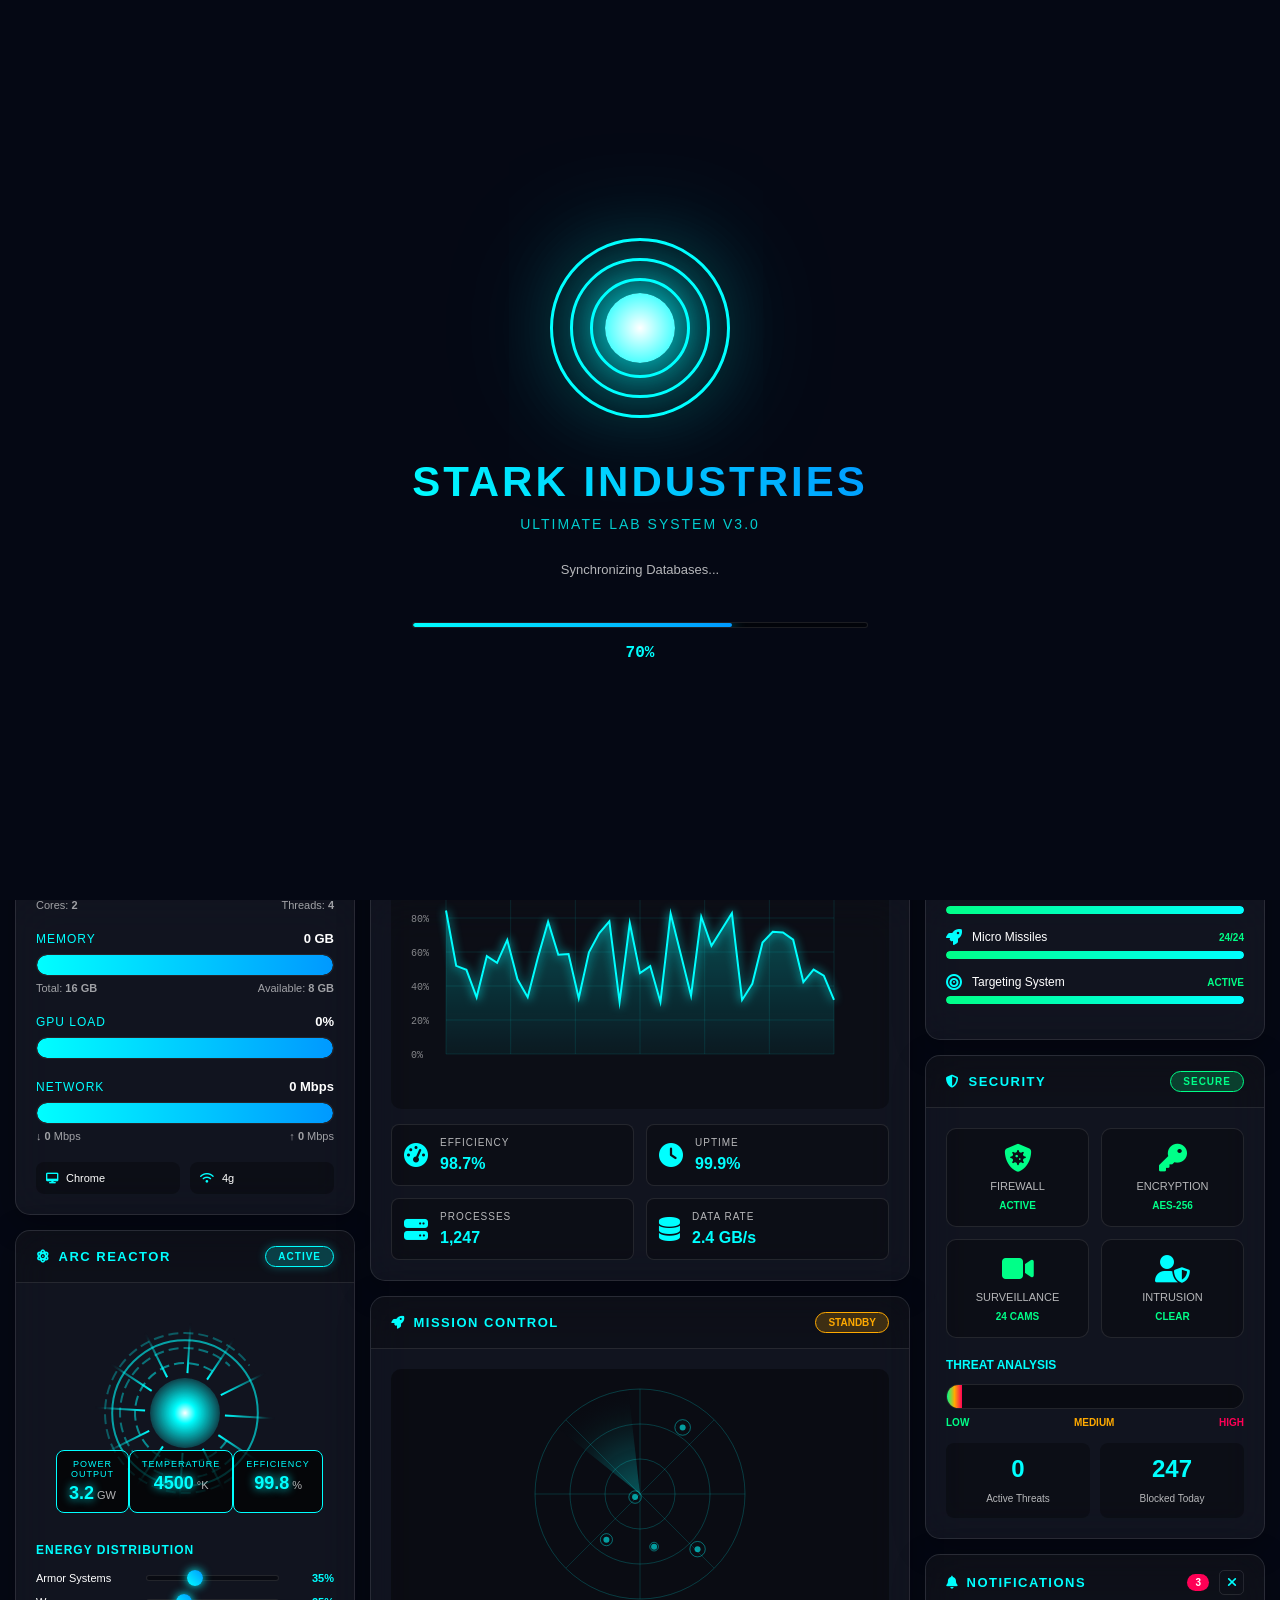
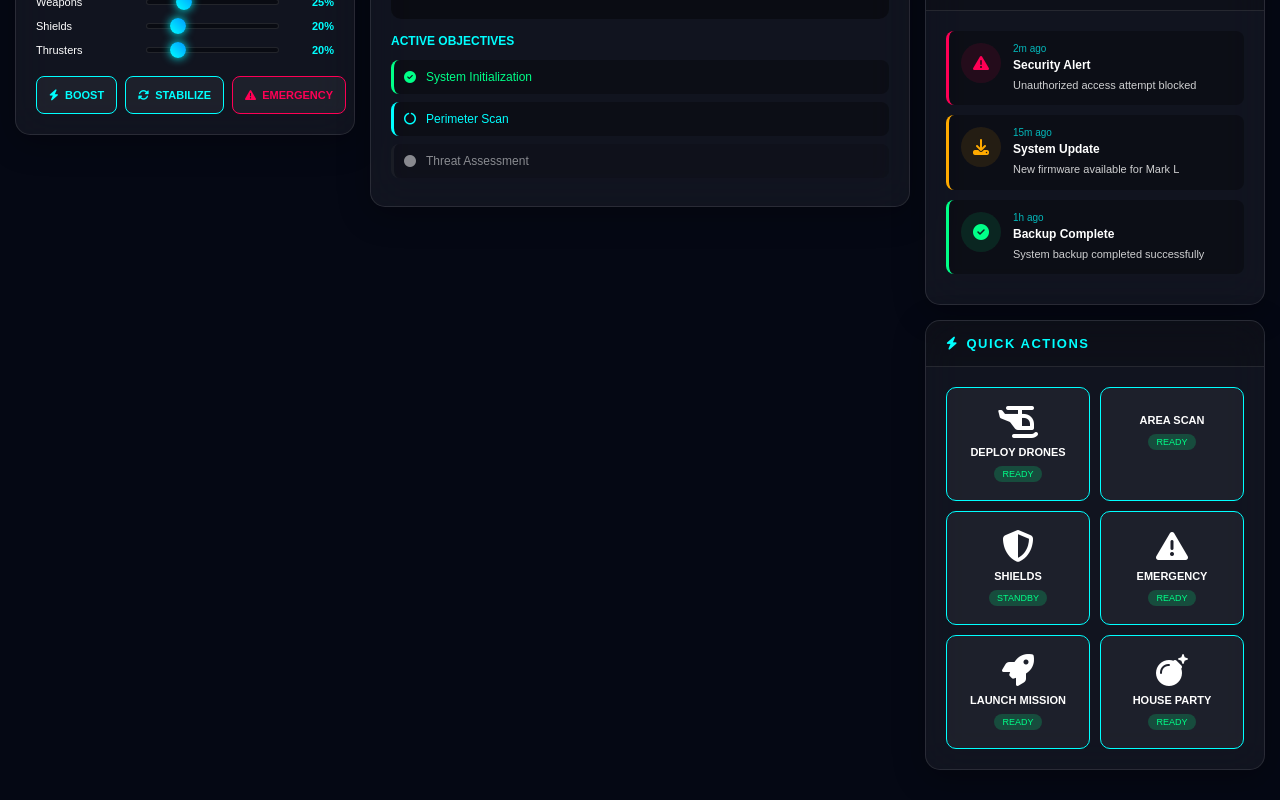
<file: index.html>
<!DOCTYPE html>
<html lang="en">
<head>
    <meta charset="UTF-8">
    <meta name="viewport" content="width=device-width, initial-scale=1.0">
    <title>STARK INDUSTRIES - Ultimate Lab System V3.0</title>
    <link rel="stylesheet" href="style.css">
    <link rel="stylesheet" href="https://cdnjs.cloudflare.com/ajax/libs/font-awesome/6.4.0/css/all.min.css">
</head>
<body>
    <!-- Particle Background -->
    <canvas id="particleCanvas"></canvas>
    
    <!-- Audio Element for Sound Effects -->
    <audio id="soundEffect" preload="auto"></audio>
    
    <!-- Main Container -->
    <div class="main-container">
        
        <!-- Enhanced Header -->
        <header class="header">
            <div class="logo">
                <div class="arc-reactor">
                    <div class="reactor-core"></div>
                    <div class="reactor-ring"></div>
                    <div class="reactor-ring"></div>
                    <div class="reactor-ring"></div>
                </div>
                <div class="logo-text">
                    <h1>STARK INDUSTRIES</h1>
                    <span class="version">LAB SYSTEM V3.0</span>
                </div>
            </div>
            
            <div class="header-center">
                <div class="weather-widget" id="weatherWidget">
                    <i class="fas fa-cloud-sun"></i>
                    <span id="weatherTemp">--°C</span>
                    <span id="weatherDesc">Loading...</span>
                </div>
                <div class="location-widget" id="locationWidget">
                    <i class="fas fa-map-marker-alt"></i>
                    <span id="locationText">Detecting...</span>
                </div>
                  <li><a href="Jarvis.html">J.A.R.V.I.S</a></li>
            </div>
            
            <div class="header-right">
                <div class="system-time">
                    <span id="currentTime">00:00:00</span>
                    <span id="currentDate">Loading...</span>
                </div>
                <div class="battery-status" id="batteryStatus">
                    <i class="fas fa-battery-full"></i>
                    <span id="batteryLevel">100%</span>
                </div>
                <div class="user-info">
                    <div class="user-avatar">
                        <canvas id="faceCanvas"></canvas>
                        <i class="fas fa-user-circle"></i>
                    </div>
                    <div class="user-details">
                        <span class="user-name">TONY STARK</span>
                        <span class="status-indicator"></span>
                    </div>
                </div>
                <button class="btn-fullscreen" id="fullscreenBtn">
                    <i class="fas fa-expand"></i>
                </button>
            </div>
        </header>

        <!-- Voice Command Display -->
        <div class="voice-command" id="voiceCommand">
            <div class="voice-wave">
                <span></span><span></span><span></span>
            </div>
            <span id="voiceText">JARVIS READY</span>
            <button class="voice-btn" id="voiceBtn">
                <i class="fas fa-microphone"></i>
            </button>
        </div>

        <!-- Control Panel -->
        <div class="control-panel">
            <button class="control-btn" id="screenCapture" title="Screenshot">
                <i class="fas fa-camera"></i>
            </button>
            <button class="control-btn" id="soundToggle" title="Sound">
                <i class="fas fa-volume-up"></i>
            </button>
            <button class="control-btn" id="themeToggle" title="Theme">
                <i class="fas fa-palette"></i>
            </button>
            <button class="control-btn" id="settingsBtn" title="Settings">
                <i class="fas fa-cog"></i>
            </button>
        </div>

        <!-- Main Grid Layout -->
        <div class="grid-container">
            
            <!-- Left Panel -->
            <div class="left-panel">
                
                <!-- AI Assistant -->
                <div class="panel ai-panel">
                    <div class="panel-header">
                        <h3><i class="fas fa-robot"></i> J.A.R.V.I.S</h3>
                        <div class="panel-controls">
                            <span class="panel-status online">ONLINE</span>
                            <button class="btn-minimize"><i class="fas fa-minus"></i></button>
                        </div>
                    </div>
                    <div class="panel-body">
                        <div class="ai-avatar">
                            <canvas id="aiWaveform"></canvas>
                            <div class="ai-status" id="aiStatus">LISTENING</div>
                        </div>
                        <div class="ai-chat" id="aiChat">
                            <div class="chat-message ai">
                                <div class="message-avatar">J</div>
                                <div class="message-content">
                                    <span class="message-time">Just now</span>
                                    <p>Good evening, sir. All systems operational. How may I assist you today?</p>
                                </div>
                            </div>
                        </div>
                        <div class="ai-suggestions">
                            <button class="suggestion-btn">System Status</button>
                            <button class="suggestion-btn">Deploy Suit</button>
                            <button class="suggestion-btn">Run Diagnostics</button>
                        </div>
                        <div class="ai-input">
                            <input type="text" id="aiInput" placeholder="Type or speak to JARVIS...">
                            <button id="aiSend"><i class="fas fa-paper-plane"></i></button>
                            <button id="aiVoiceInput"><i class="fas fa-microphone"></i></button>
                        </div>
                    </div>
                </div>

                <!-- Enhanced System Monitor -->
                <div class="panel system-panel">
                    <div class="panel-header">
                        <h3><i class="fas fa-microchip"></i> SYSTEM MONITOR</h3>
                        <div class="panel-controls">
                            <button class="btn-refresh" id="refreshSystem">
                                <i class="fas fa-sync-alt"></i>
                            </button>
                        </div>
                    </div>
                    <div class="panel-body">
                        <div class="stat-item">
                            <div class="stat-header">
                                <label>CPU Usage</label>
                                <span class="stat-value" id="cpuValue">0%</span>
                            </div>
                            <div class="progress-bar">
                                <div class="progress-fill cpu-progress" data-value="0"></div>
                            </div>
                            <div class="stat-details">
                                <span>Cores: <strong id="cpuCores">8</strong></span>
                                <span>Threads: <strong id="cpuThreads">16</strong></span>
                            </div>
                        </div>
                        
                        <div class="stat-item">
                            <div class="stat-header">
                                <label>Memory</label>
                                <span class="stat-value" id="memoryValue">0 GB</span>
                            </div>
                            <div class="progress-bar">
                                <div class="progress-fill memory-progress" data-value="0"></div>
                            </div>
                            <div class="stat-details">
                                <span>Total: <strong id="memoryTotal">16 GB</strong></span>
                                <span>Available: <strong id="memoryFree">8 GB</strong></span>
                            </div>
                        </div>
                        
                        <div class="stat-item">
                            <div class="stat-header">
                                <label>GPU Load</label>
                                <span class="stat-value" id="gpuValue">0%</span>
                            </div>
                            <div class="progress-bar">
                                <div class="progress-fill gpu-progress" data-value="0"></div>
                            </div>
                        </div>
                        
                        <div class="stat-item">
                            <div class="stat-header">
                                <label>Network</label>
                                <span class="stat-value" id="networkValue">0 Mbps</span>
                            </div>
                            <div class="progress-bar">
                                <div class="progress-fill network-progress" data-value="0"></div>
                            </div>
                            <div class="stat-details">
                                <span>↓ <strong id="downloadSpeed">0</strong> Mbps</span>
                                <span>↑ <strong id="uploadSpeed">0</strong> Mbps</span>
                            </div>
                        </div>

                        <div class="system-info">
                            <div class="info-item">
                                <i class="fas fa-desktop"></i>
                                <span id="browserInfo">Browser</span>
                            </div>
                            <div class="info-item">
                                <i class="fas fa-wifi"></i>
                                <span id="connectionType">Online</span>
                            </div>
                        </div>
                    </div>
                </div>

                <!-- Arc Reactor Control -->
                <div class="panel reactor-panel">
                    <div class="panel-header">
                        <h3><i class="fas fa-atom"></i> ARC REACTOR</h3>
                        <span class="panel-status active">ACTIVE</span>
                    </div>
                    <div class="panel-body">
                        <div class="reactor-display">
                            <canvas id="reactorCanvas"></canvas>
                            <div class="reactor-stats">
                                <div class="reactor-stat">
                                    <span class="stat-label">POWER OUTPUT</span>
                                    <div class="stat-data">
                                        <span class="stat-value" id="reactorPower">3.2</span>
                                        <span class="stat-unit">GW</span>
                                    </div>
                                </div>
                                <div class="reactor-stat">
                                    <span class="stat-label">TEMPERATURE</span>
                                    <div class="stat-data">
                                        <span class="stat-value" id="reactorTemp">4500</span>
                                        <span class="stat-unit">°K</span>
                                    </div>
                                </div>
                                <div class="reactor-stat">
                                    <span class="stat-label">EFFICIENCY</span>
                                    <div class="stat-data">
                                        <span class="stat-value" id="reactorEfficiency">99.8</span>
                                        <span class="stat-unit">%</span>
                                    </div>
                                </div>
                            </div>
                        </div>
                        <div class="energy-distribution">
                            <h4>Energy Distribution</h4>
                            <div class="distribution-item">
                                <label>Armor Systems</label>
                                <input type="range" min="0" max="100" value="35" class="energy-slider" id="armorEnergy">
                                <span class="energy-percent">35%</span>
                            </div>
                            <div class="distribution-item">
                                <label>Weapons</label>
                                <input type="range" min="0" max="100" value="25" class="energy-slider" id="weaponsEnergy">
                                <span class="energy-percent">25%</span>
                            </div>
                            <div class="distribution-item">
                                <label>Shields</label>
                                <input type="range" min="0" max="100" value="20" class="energy-slider" id="shieldsEnergy">
                                <span class="energy-percent">20%</span>
                            </div>
                            <div class="distribution-item">
                                <label>Thrusters</label>
                                <input type="range" min="0" max="100" value="20" class="energy-slider" id="thrustersEnergy">
                                <span class="energy-percent">20%</span>
                            </div>
                        </div>
                        <div class="reactor-controls">
                            <button class="reactor-btn boost" id="reactorBoost">
                                <i class="fas fa-bolt"></i> BOOST
                            </button>
                            <button class="reactor-btn stabilize" id="reactorStabilize">
                                <i class="fas fa-sync-alt"></i> STABILIZE
                            </button>
                            <button class="reactor-btn emergency" id="reactorEmergency">
                                <i class="fas fa-exclamation-triangle"></i> EMERGENCY
                            </button>
                        </div>
                    </div>
                </div>

            </div>

            <!-- Center Panel -->
            <div class="center-panel">
                
                <!-- Holographic Display -->
                <div class="panel holo-panel">
                    <div class="panel-header">
                        <h3><i class="fas fa-cube"></i> HOLOGRAPHIC INTERFACE</h3>
                        <div class="panel-tabs">
                            <button class="tab-btn active" data-tab="3d">
                                <i class="fas fa-cube"></i> 3D MODEL
                            </button>
                            <button class="tab-btn" data-tab="map">
                                <i class="fas fa-map"></i> MAP
                            </button>
                            <button class="tab-btn" data-tab="scan">
                                <i class="fas fa-radar"></i> SCAN
                            </button>
                            <button class="tab-btn" data-tab="satellite">
                                <i class="fas fa-satellite"></i> SATELLITE
                            </button>
                        </div>
                    </div>
                    <div class="panel-body">
                        <div class="holo-display" id="holoDisplay">
                            <canvas id="holoCanvas"></canvas>
                            <div class="holo-grid"></div>
                            <div class="scan-line"></div>
                            <div class="holo-info" id="holoInfo">
                                <div class="info-row">
                                    <span>MODEL:</span>
                                    <span id="modelName">MARK L</span>
                                </div>
                                <div class="info-row">
                                    <span>ROTATION:</span>
                                    <span id="rotationAngle">0°</span>
                                </div>
                                <div class="info-row">
                                    <span>ZOOM:</span>
                                    <span id="zoomLevel">100%</span>
                                </div>
                            </div>
                        </div>
                        <div class="holo-controls">
                            <button class="holo-btn" id="rotateLeft" title="Rotate Left">
                                <i class="fas fa-undo"></i>
                            </button>
                            <button class="holo-btn" id="zoomOut" title="Zoom Out">
                                <i class="fas fa-search-minus"></i>
                            </button>
                            <button class="holo-btn" id="resetView" title="Reset View">
                                <i class="fas fa-compress"></i>
                            </button>
                            <button class="holo-btn" id="zoomIn" title="Zoom In">
                                <i class="fas fa-search-plus"></i>
                            </button>
                            <button class="holo-btn" id="rotateRight" title="Rotate Right">
                                <i class="fas fa-redo"></i>
                            </button>
                            <button class="holo-btn" id="autoRotate" title="Auto Rotate">
                                <i class="fas fa-sync-alt"></i>
                            </button>
                        </div>
                    </div>
                </div>

                <!-- Data Analysis -->
                <div class="panel data-panel">
                    <div class="panel-header">
                        <h3><i class="fas fa-chart-line"></i> DATA ANALYSIS</h3>
                        <select id="dataSelect">
                            <option value="performance">Performance Metrics</option>
                            <option value="energy">Energy Consumption</option>
                            <option value="neural">Neural Network</option>
                            <option value="network">Network Traffic</option>
                        </select>
                    </div>
                    <div class="panel-body">
                        <div class="chart-container">
                            <canvas id="chartCanvas"></canvas>
                        </div>
                        <div class="data-stats">
                            <div class="data-stat">
                                <i class="fas fa-tachometer-alt"></i>
                                <div class="stat-content">
                                    <span class="stat-label">Efficiency</span>
                                    <span class="stat-value" id="efficiencyValue">98.7%</span>
                                </div>
                            </div>
                            <div class="data-stat">
                                <i class="fas fa-clock"></i>
                                <div class="stat-content">
                                    <span class="stat-label">Uptime</span>
                                    <span class="stat-value" id="uptimeValue">99.9%</span>
                                </div>
                            </div>
                            <div class="data-stat">
                                <i class="fas fa-server"></i>
                                <div class="stat-content">
                                    <span class="stat-label">Processes</span>
                                    <span class="stat-value" id="processesValue">1,247</span>
                                </div>
                            </div>
                            <div class="data-stat">
                                <i class="fas fa-database"></i>
                                <div class="stat-content">
                                    <span class="stat-label">Data Rate</span>
                                    <span class="stat-value" id="dataRateValue">2.4 GB/s</span>
                                </div>
                            </div>
                        </div>
                    </div>
                </div>

                <!-- Mission Control -->
                <div class="panel mission-panel">
                    <div class="panel-header">
                        <h3><i class="fas fa-rocket"></i> MISSION CONTROL</h3>
                        <span class="mission-status">STANDBY</span>
                    </div>
                    <div class="panel-body">
                        <div class="mission-map" id="missionMap">
                            <canvas id="mapCanvas"></canvas>
                            <div class="map-markers" id="mapMarkers"></div>
                        </div>
                        <div class="mission-objectives">
                            <h4>Active Objectives</h4>
                            <div class="objective-item complete">
                                <i class="fas fa-check-circle"></i>
                                <span>System Initialization</span>
                            </div>
                            <div class="objective-item active">
                                <i class="fas fa-circle-notch fa-spin"></i>
                                <span>Perimeter Scan</span>
                            </div>
                            <div class="objective-item pending">
                                <i class="fas fa-circle"></i>
                                <span>Threat Assessment</span>
                            </div>
                        </div>
                    </div>
                </div>

            </div>

            <!-- Right Panel -->
            <div class="right-panel">
                
                <!-- Enhanced Suit Status -->
                <div class="panel suit-panel">
                    <div class="panel-header">
                        <h3><i class="fas fa-user-astronaut"></i> MARK L ARMOR</h3>
                        <span class="panel-status standby">STANDBY</span>
                    </div>
                    <div class="panel-body">
                        <div class="suit-diagram">
                            <div class="suit-svg">
                                <!-- Animated SVG Suit -->
                                <svg viewBox="0 0 200 400" id="suitSvg">
                                    <!-- Helmet -->
                                    <ellipse cx="100" cy="60" rx="45" ry="55" class="suit-part" data-part="helmet"/>
                                    <!-- Chest -->
                                    <rect x="55" y="110" width="90" height="100" rx="10" class="suit-part" data-part="chest"/>
                                    <!-- Arc Reactor -->
                                    <circle cx="100" cy="150" r="15" class="arc-glow"/>
                                    <!-- Left Arm -->
                                    <rect x="25" y="120" width="25" height="90" rx="8" class="suit-part" data-part="left-arm"/>
                                    <!-- Right Arm -->
                                    <rect x="150" y="120" width="25" height="90" rx="8" class="suit-part" data-part="right-arm"/>
                                    <!-- Left Leg -->
                                    <rect x="65" y="215" width="30" height="130" rx="8" class="suit-part" data-part="left-leg"/>
                                    <!-- Right Leg -->
                                    <rect x="105" y="215" width="30" height="130" rx="8" class="suit-part" data-part="right-leg"/>
                                    <!-- Repulsors -->
                                    <circle cx="37.5" cy="205" r="5" class="repulsor"/>
                                    <circle cx="162.5" cy="205" r="5" class="repulsor"/>
                                    <circle cx="80" cy="340" r="5" class="repulsor"/>
                                    <circle cx="120" cy="340" r="5" class="repulsor"/>
                                </svg>
                            </div>
                        </div>
                        <div class="suit-stats-grid">
                            <div class="suit-stat">
                                <label>Power</label>
                                <div class="circular-progress" style="--value: 360deg" data-percent="100">
                                    <span>100%</span>
                                </div>
                            </div>
                            <div class="suit-stat">
                                <label>Shields</label>
                                <div class="circular-progress" style="--value: 360deg" data-percent="100">
                                    <span>100%</span>
                                </div>
                            </div>
                            <div class="suit-stat">
                                <label>Weapons</label>
                                <div class="circular-progress" style="--value: 360deg" data-percent="100">
                                    <span>100%</span>
                                </div>
                            </div>
                            <div class="suit-stat">
                                <label>Thrusters</label>
                                <div class="circular-progress" style="--value: 360deg" data-percent="100">
                                    <span>100%</span>
                                </div>
                            </div>
                        </div>
                        <div class="suit-actions">
                            <button class="suit-action-btn deploy" id="deploySuit">
                                <i class="fas fa-rocket"></i>
                                <span>DEPLOY SUIT</span>
                            </button>
                            <button class="suit-action-btn diagnostics" id="runDiagnostics">
                                <i class="fas fa-stethoscope"></i>
                                <span>DIAGNOSTICS</span>
                            </button>
                        </div>
                    </div>
                </div>

                <!-- Weapons System -->
                <div class="panel weapons-panel">
                    <div class="panel-header">
                        <h3><i class="fas fa-crosshairs"></i> WEAPONS SYSTEM</h3>
                        <span class="panel-status armed">ARMED</span>
                    </div>
                    <div class="panel-body">
                        <div class="weapon-item">
                            <div class="weapon-header">
                                <i class="fas fa-hand-rock"></i>
                                <span>Repulsor Beams</span>
                                <span class="weapon-status ready">READY</span>
                            </div>
                            <div class="weapon-bar">
                                <div class="weapon-charge" style="width: 100%"></div>
                            </div>
                        </div>
                        <div class="weapon-item">
                            <div class="weapon-header">
                                <i class="fas fa-bahai"></i>
                                <span>Unibeam</span>
                                <span class="weapon-status ready">READY</span>
                            </div>
                            <div class="weapon-bar">
                                <div class="weapon-charge" style="width: 100%"></div>
                            </div>
                        </div>
                        <div class="weapon-item">
                            <div class="weapon-header">
                                <i class="fas fa-rocket"></i>
                                <span>Micro Missiles</span>
                                <span class="weapon-status ready">24/24</span>
                            </div>
                            <div class="weapon-bar">
                                <div class="weapon-charge" style="width: 100%"></div>
                            </div>
                        </div>
                        <div class="weapon-item">
                            <div class="weapon-header">
                                <i class="fas fa-bullseye"></i>
                                <span>Targeting System</span>
                                <span class="weapon-status active">ACTIVE</span>
                            </div>
                            <div class="weapon-bar">
                                <div class="weapon-charge" style="width: 100%"></div>
                            </div>
                        </div>
                    </div>
                </div>

                <!-- Security System -->
                <div class="panel security-panel">
                    <div class="panel-header">
                        <h3><i class="fas fa-shield-alt"></i> SECURITY</h3>
                        <span class="panel-status secure">SECURE</span>
                    </div>
                    <div class="panel-body">
                        <div class="security-grid">
                            <div class="security-item active">
                                <i class="fas fa-shield-virus"></i>
                                <span class="security-label">Firewall</span>
                                <span class="security-status">ACTIVE</span>
                            </div>
                            <div class="security-item active">
                                <i class="fas fa-key"></i>
                                <span class="security-label">Encryption</span>
                                <span class="security-status">AES-256</span>
                            </div>
                            <div class="security-item active">
                                <i class="fas fa-video"></i>
                                <span class="security-label">Surveillance</span>
                                <span class="security-status">24 CAMS</span>
                            </div>
                            <div class="security-item secure">
                                <i class="fas fa-user-shield"></i>
                                <span class="security-label">Intrusion</span>
                                <span class="security-status">CLEAR</span>
                            </div>
                        </div>
                        <div class="threat-analysis">
                            <h4>Threat Analysis</h4>
                            <div class="threat-level">
                                <div class="threat-meter">
                                    <div class="threat-fill" style="width: 5%"></div>
                                </div>
                                <div class="threat-labels">
                                    <span class="threat-text low">LOW</span>
                                    <span class="threat-text medium">MEDIUM</span>
                                    <span class="threat-text high">HIGH</span>
                                </div>
                            </div>
                            <div class="threat-stats">
                                <div class="threat-stat">
                                    <span class="threat-count">0</span>
                                    <span class="threat-label">Active Threats</span>
                                </div>
                                <div class="threat-stat">
                                    <span class="threat-count">247</span>
                                    <span class="threat-label">Blocked Today</span>
                                </div>
                            </div>
                        </div>
                    </div>
                </div>

                <!-- Notifications -->
                <div class="panel notif-panel">
                    <div class="panel-header">
                        <h3><i class="fas fa-bell"></i> NOTIFICATIONS</h3>
                        <div class="panel-controls">
                            <span class="notif-badge">3</span>
                            <button class="btn-clear" id="clearNotifs">
                                <i class="fas fa-times"></i>
                            </button>
                        </div>
                    </div>
                    <div class="panel-body">
                        <div class="notif-list" id="notifList">
                            <div class="notif-item priority-high">
                                <div class="notif-icon">
                                    <i class="fas fa-exclamation-triangle"></i>
                                </div>
                                <div class="notif-content">
                                    <span class="notif-time">2m ago</span>
                                    <p class="notif-title">Security Alert</p>
                                    <p class="notif-desc">Unauthorized access attempt blocked</p>
                                </div>
                            </div>
                            <div class="notif-item priority-medium">
                                <div class="notif-icon">
                                    <i class="fas fa-download"></i>
                                </div>
                                <div class="notif-content">
                                    <span class="notif-time">15m ago</span>
                                    <p class="notif-title">System Update</p>
                                    <p class="notif-desc">New firmware available for Mark L</p>
                                </div>
                            </div>
                            <div class="notif-item priority-low">
                                <div class="notif-icon">
                                    <i class="fas fa-check-circle"></i>
                                </div>
                                <div class="notif-content">
                                    <span class="notif-time">1h ago</span>
                                    <p class="notif-title">Backup Complete</p>
                                    <p class="notif-desc">System backup completed successfully</p>
                                </div>
                            </div>
                        </div>
                    </div>
                </div>

                <!-- Quick Actions -->
                <div class="panel actions-panel">
                    <div class="panel-header">
                        <h3><i class="fas fa-bolt"></i> QUICK ACTIONS</h3>
                    </div>
                    <div class="panel-body">
                        <div class="action-grid">
                            <button class="action-btn" id="deployDrones" data-action="drones">
                                <i class="fas fa-helicopter"></i>
                                <span>Deploy Drones</span>
                                <div class="action-status">READY</div>
                            </button>
                            <button class="action-btn" id="scanArea" data-action="scan">
                                <i class="fas fa-radar"></i>
                                <span>Area Scan</span>
                                <div class="action-status">READY</div>
                            </button>
                            <button class="action-btn" id="activateShields" data-action="shields">
                                <i class="fas fa-shield-alt"></i>
                                <span>Shields</span>
                                <div class="action-status">STANDBY</div>
                            </button>
                            <button class="action-btn" id="emergencyProtocol" data-action="emergency">
                                <i class="fas fa-exclamation-triangle"></i>
                                <span>Emergency</span>
                                <div class="action-status">READY</div>
                            </button>
                            <button class="action-btn" id="launchMission" data-action="mission">
                                <i class="fas fa-rocket"></i>
                                <span>Launch Mission</span>
                                <div class="action-status">READY</div>
                            </button>
                            <button class="action-btn" id="houseParty" data-action="party">
                                <i class="fas fa-bomb"></i>
                                <span>House Party</span>
                                <div class="action-status">READY</div>
                            </button>
                        </div>
                    </div>
                </div>

            </div>

        </div>

    </div>

    <!-- Modal: Settings -->
    <div class="modal" id="settingsModal">
        <div class="modal-content">
            <div class="modal-header">
                <h2><i class="fas fa-cog"></i> SYSTEM SETTINGS</h2>
                <button class="modal-close" id="closeSettings">
                    <i class="fas fa-times"></i>
                </button>
            </div>
            <div class="modal-body">
                <div class="settings-section">
                    <h3>Display</h3>
                    <div class="setting-item">
                        <label>Theme Color</label>
                        <input type="color" id="themeColor" value="#00ffff">
                    </div>
                    <div class="setting-item">
                        <label>Animation Speed</label>
                        <input type="range" min="0.5" max="2" step="0.1" value="1" id="animSpeed">
                    </div>
                    <div class="setting-item">
                        <label>Enable Particles</label>
                        <input type="checkbox" id="enableParticles" checked>
                    </div>
                </div>
                <div class="settings-section">
                    <h3>Audio</h3>
                    <div class="setting-item">
                        <label>Sound Effects</label>
                        <input type="checkbox" id="enableSound" checked>
                    </div>
                    <div class="setting-item">
                        <label>Volume</label>
                        <input type="range" min="0" max="100" value="50" id="volumeControl">
                    </div>
                </div>
                <div class="settings-section">
                    <h3>Performance</h3>
                    <div class="setting-item">
                        <label>High Performance Mode</label>
                        <input type="checkbox" id="highPerformance">
                    </div>
                </div>
            </div>
        </div>
    </div>

    <!-- Loading Screen -->
    <div class="loading-screen" id="loadingScreen">
        <div class="loading-content">
            <div class="loading-reactor">
                <div class="loading-core"></div>
                <div class="loading-rings">
                    <div class="loading-ring"></div>
                    <div class="loading-ring"></div>
                    <div class="loading-ring"></div>
                </div>
            </div>
            <h2>STARK INDUSTRIES</h2>
            <p class="loading-subtitle">ULTIMATE LAB SYSTEM V3.0</p>
            <div class="loading-steps" id="loadingSteps">
                <div class="loading-step">Initializing Core Systems...</div>
            </div>
            <div class="loading-bar">
                <div class="loading-progress" id="loadingProgress"></div>
            </div>
            <span class="loading-text" id="loadingText">0%</span>
        </div>
    </div>

    <script src="script.js"></script>
</body>
</html>
</file>
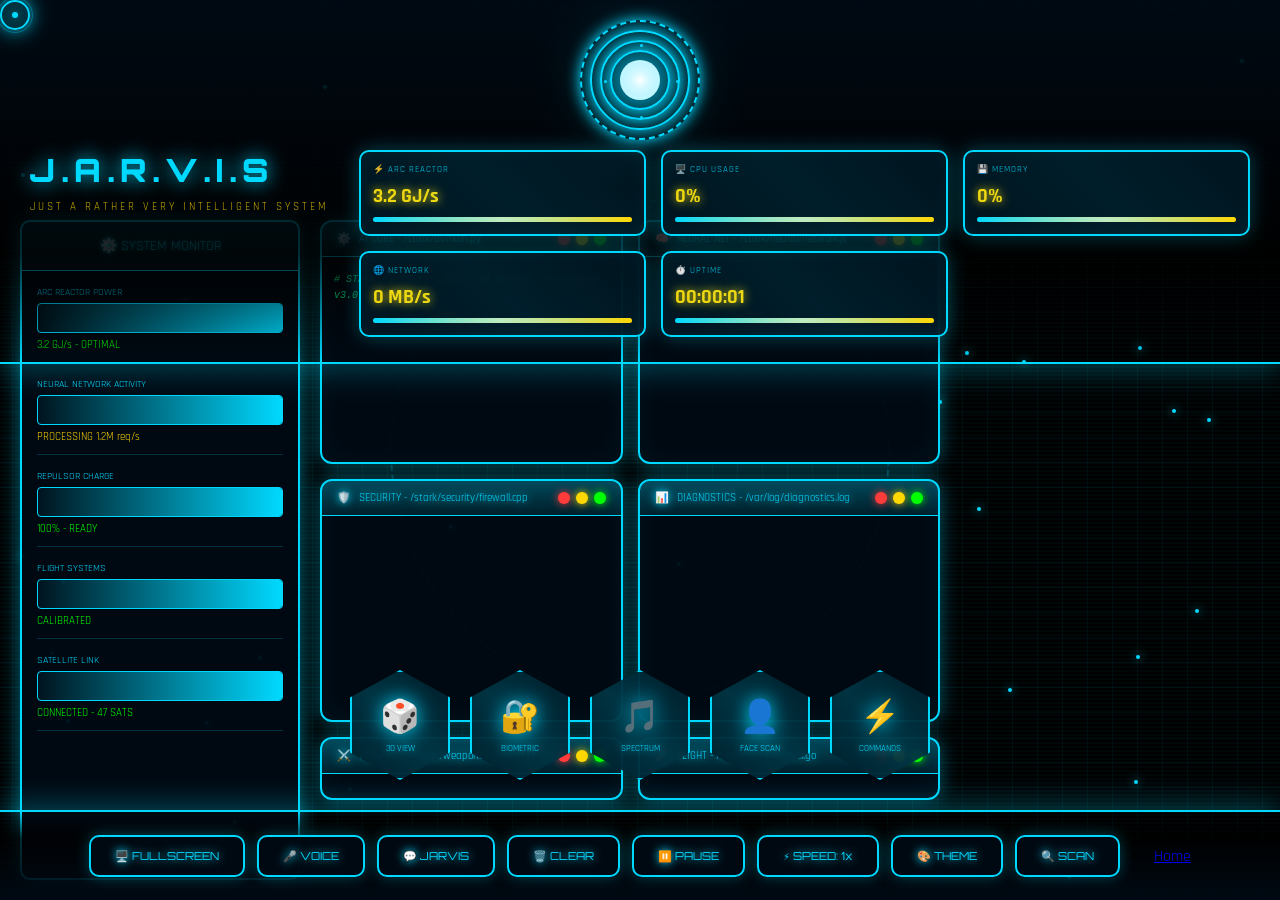
<file: Jarvis.html>
<!DOCTYPE html>
<html lang="id">
<head>
    <meta charset="UTF-8">
    <meta name="viewport" content="width=device-width, initial-scale=1.0">
    <title>STARK INDUSTRIES - J.A.R.V.I.S Ultimate HUD System</title>
    <style>
        @import url('https://fonts.googleapis.com/css2?family=Orbitron:wght@400;700;900&family=Rajdhani:wght@300;500;700&display=swap');

        * {
            margin: 0;
            padding: 0;
            box-sizing: border-box;
        }

        :root {
            --primary: #00d9ff;
            --secondary: #ffd700;
            --danger: #ff3b3b;
            --success: #00ff00;
            --warning: #ffd700;
            --purple: #a78bfa;
            --pink: #ff6b9d;
            --bg-dark: rgba(0, 10, 20, 0.95);
        }

        body {
            background: #000;
            font-family: 'Rajdhani', 'Orbitron', sans-serif;
            overflow: hidden;
            cursor: none;
            position: relative;
        }

        /* ========== CURSOR SYSTEM ========== */
        .cursor {
            width: 30px;
            height: 30px;
            border: 2px solid var(--primary);
            border-radius: 50%;
            position: fixed;
            pointer-events: none;
            z-index: 99999;
            transition: all 0.1s ease;
            box-shadow: 
                0 0 20px var(--primary),
                inset 0 0 20px rgba(0, 217, 255, 0.3);
            mix-blend-mode: screen;
        }

        .cursor::before {
            content: '';
            position: absolute;
            top: 50%;
            left: 50%;
            transform: translate(-50%, -50%);
            width: 6px;
            height: 6px;
            background: var(--primary);
            border-radius: 50%;
            box-shadow: 0 0 10px var(--primary);
        }

        .cursor::after {
            content: '';
            position: absolute;
            top: -5px;
            left: -5px;
            right: -5px;
            bottom: -5px;
            border: 1px solid var(--primary);
            border-radius: 50%;
            opacity: 0.3;
            animation: cursorPulse 2s ease-in-out infinite;
        }

        @keyframes cursorPulse {
            0%, 100% { transform: scale(1); opacity: 0.3; }
            50% { transform: scale(1.5); opacity: 0; }
        }

        .cursor-trail {
            position: fixed;
            width: 4px;
            height: 4px;
            background: var(--primary);
            border-radius: 50%;
            pointer-events: none;
            z-index: 99998;
            opacity: 0.6;
            box-shadow: 0 0 10px var(--primary);
        }

        /* ========== BACKGROUND EFFECTS ========== */
        .bg-wrapper {
            position: fixed;
            top: 0;
            left: 0;
            width: 100%;
            height: 100%;
            z-index: 0;
        }

        .grid-bg {
            position: absolute;
            top: 0;
            left: 0;
            width: 100%;
            height: 100%;
            background: 
                linear-gradient(0deg, transparent 24%, rgba(0, 217, 255, 0.05) 25%, rgba(0, 217, 255, 0.05) 26%, transparent 27%, transparent 74%, rgba(0, 217, 255, 0.05) 75%, rgba(0, 217, 255, 0.05) 76%, transparent 77%, transparent),
                linear-gradient(90deg, transparent 24%, rgba(0, 217, 255, 0.05) 25%, rgba(0, 217, 255, 0.05) 26%, transparent 27%, transparent 74%, rgba(0, 217, 255, 0.05) 75%, rgba(0, 217, 255, 0.05) 76%, transparent 77%, transparent);
            background-size: 50px 50px;
            animation: gridMove 20s linear infinite;
        }

        @keyframes gridMove {
            0% { transform: translate(0, 0); }
            100% { transform: translate(50px, 50px); }
        }

        .scanline {
            position: absolute;
            top: 0;
            left: 0;
            width: 100%;
            height: 100%;
            background: linear-gradient(to bottom, transparent 50%, rgba(0, 217, 255, 0.03) 50%);
            background-size: 100% 4px;
            animation: scan 8s linear infinite;
            pointer-events: none;
        }

        @keyframes scan {
            0% { transform: translateY(0); }
            100% { transform: translateY(100%); }
        }

        /* ========== PARTICLE NETWORK ========== */
        .particle-network {
            position: fixed;
            top: 0;
            left: 0;
            width: 100%;
            height: 100%;
            pointer-events: none;
            z-index: 1;
        }

        .particle-node {
            position: absolute;
            width: 4px;
            height: 4px;
            background: var(--primary);
            border-radius: 50%;
            box-shadow: 0 0 10px var(--primary);
            animation: particleFloat 20s infinite ease-in-out;
        }

        @keyframes particleFloat {
            0%, 100% { transform: translate(0, 0); }
            25% { transform: translate(50px, 50px); }
            50% { transform: translate(-30px, 80px); }
            75% { transform: translate(70px, -40px); }
        }

        .particle-line {
            position: absolute;
            height: 1px;
            background: linear-gradient(90deg, transparent, var(--primary), transparent);
            opacity: 0.3;
            transform-origin: left center;
        }

        /* ========== MATRIX RAIN ========== */
        .matrix-rain {
            position: absolute;
            top: 0;
            left: 0;
            width: 100%;
            height: 100%;
            pointer-events: none;
            opacity: 0.1;
            z-index: 1;
        }

        .matrix-column {
            position: absolute;
            font-size: 12px;
            color: var(--primary);
            white-space: nowrap;
            animation: matrixFall linear infinite;
        }

        @keyframes matrixFall {
            0% { transform: translateY(-100%); opacity: 0; }
            10% { opacity: 1; }
            90% { opacity: 1; }
            100% { transform: translateY(100vh); opacity: 0; }
        }

        /* ========== DNA HELIX ========== */
        .dna-helix {
            position: fixed;
            right: 330px;
            top: 50%;
            transform: translateY(-50%);
            width: 100px;
            height: 400px;
            z-index: 5;
            opacity: 0.3;
        }

        .dna-strand {
            position: absolute;
            width: 4px;
            height: 20px;
            background: var(--primary);
            box-shadow: 0 0 10px var(--primary);
            animation: dnaRotate 4s ease-in-out infinite;
        }

        @keyframes dnaRotate {
            0%, 100% { transform: translateX(0) rotateY(0deg); }
            50% { transform: translateX(50px) rotateY(180deg); }
        }

        /* ========== SATELLITE ORBIT ========== */
        .satellite-orbit {
            position: fixed;
            top: 50%;
            left: 50%;
            transform: translate(-50%, -50%);
            width: 500px;
            height: 500px;
            border: 2px dashed var(--primary);
            border-radius: 50%;
            opacity: 0.2;
            z-index: 2;
            pointer-events: none;
        }

        .orbit-line {
            position: absolute;
            top: 50%;
            left: 50%;
            transform: translate(-50%, -50%);
            border: 1px dashed rgba(0, 217, 255, 0.2);
            border-radius: 50%;
        }

        .orbit-1 { width: 200px; height: 200px; }
        .orbit-2 { width: 300px; height: 300px; }
        .orbit-3 { width: 400px; height: 400px; }

        .satellite {
            position: absolute;
            top: 50%;
            left: 50%;
            width: 10px;
            height: 10px;
            background: var(--warning);
            border-radius: 50%;
            box-shadow: 0 0 15px var(--warning);
            animation: satelliteOrbit 10s linear infinite;
        }

        @keyframes satelliteOrbit {
            0% { transform: rotate(0deg) translateX(200px) rotate(0deg); }
            100% { transform: rotate(360deg) translateX(200px) rotate(-360deg); }
        }

        /* ========== ARC REACTOR ========== */
        .arc-reactor-container {
            position: fixed;
            top: 20px;
            left: 50%;
            transform: translateX(-50%);
            width: 120px;
            height: 120px;
            z-index: 10001;
            perspective: 1000px;
        }

        .arc-reactor {
            position: relative;
            width: 100%;
            height: 100%;
            transform-style: preserve-3d;
            animation: reactorFloat 4s ease-in-out infinite;
        }

        @keyframes reactorFloat {
            0%, 100% { transform: rotateX(0deg) rotateY(0deg); }
            25% { transform: rotateX(10deg) rotateY(10deg); }
            50% { transform: rotateX(0deg) rotateY(20deg); }
            75% { transform: rotateX(-10deg) rotateY(10deg); }
        }

        .reactor-core {
            position: absolute;
            top: 50%;
            left: 50%;
            transform: translate(-50%, -50%);
            width: 40px;
            height: 40px;
            background: radial-gradient(circle, #fff, var(--primary));
            border-radius: 50%;
            box-shadow: 
                0 0 30px var(--primary),
                0 0 60px var(--primary),
                0 0 90px var(--primary),
                inset 0 0 30px #fff;
            animation: corePulse 2s ease-in-out infinite;
        }

        @keyframes corePulse {
            0%, 100% { 
                transform: translate(-50%, -50%) scale(1);
                box-shadow: 
                    0 0 30px var(--primary),
                    0 0 60px var(--primary),
                    0 0 90px var(--primary),
                    inset 0 0 30px #fff;
            }
            50% { 
                transform: translate(-50%, -50%) scale(1.15);
                box-shadow: 
                    0 0 40px var(--primary),
                    0 0 80px var(--primary),
                    0 0 120px var(--primary),
                    inset 0 0 40px #fff;
            }
        }

        .reactor-ring {
            position: absolute;
            top: 50%;
            left: 50%;
            transform: translate(-50%, -50%);
            border-radius: 50%;
            border: 2px solid var(--primary);
            box-shadow: 0 0 15px var(--primary);
        }

        .ring-1 { width: 60px; height: 60px; animation: rotateRing 4s linear infinite; }
        .ring-2 { width: 80px; height: 80px; animation: rotateRing 6s linear infinite reverse; }
        .ring-3 { width: 100px; height: 100px; animation: rotateRing 8s linear infinite; }
        .ring-4 { width: 120px; height: 120px; animation: rotateRing 10s linear infinite reverse; border-style: dashed; }

        @keyframes rotateRing {
            0% { transform: translate(-50%, -50%) rotate(0deg); }
            100% { transform: translate(-50%, -50%) rotate(360deg); }
        }

        .reactor-particle {
            position: absolute;
            width: 3px;
            height: 3px;
            background: var(--primary);
            border-radius: 50%;
            box-shadow: 0 0 10px var(--primary);
            animation: reactorParticle 3s ease-in-out infinite;
        }

        @keyframes reactorParticle {
            0%, 100% { 
                transform: translate(-50%, -50%) rotate(0deg) translateX(40px);
                opacity: 0;
            }
            50% { opacity: 1; }
        }

        /* ========== HEADER ========== */
        .header {
            position: fixed;
            top: 0;
            left: 0;
            width: 100%;
            padding: 150px 30px 25px;
            background: linear-gradient(180deg, var(--bg-dark) 0%, rgba(0,0,0,0.8) 70%, transparent 100%);
            z-index: 10000;
            border-bottom: 2px solid var(--primary);
            box-shadow: 0 5px 30px rgba(0, 217, 255, 0.3);
        }

        .header-content {
            display: flex;
            justify-content: space-between;
            align-items: flex-start;
            gap: 30px;
        }

        .logo-section {
            display: flex;
            flex-direction: column;
            gap: 10px;
        }

        .logo {
            font-size: 32px;
            color: var(--primary);
            text-shadow: 0 0 20px var(--primary);
            letter-spacing: 6px;
            font-weight: 900;
            font-family: 'Orbitron', monospace;
            animation: logoGlow 2s ease-in-out infinite alternate;
        }

        @keyframes logoGlow {
            from { text-shadow: 0 0 20px var(--primary); }
            to { text-shadow: 0 0 30px var(--primary), 0 0 40px var(--primary); }
        }

        .logo-subtitle {
            font-size: 11px;
            color: var(--secondary);
            letter-spacing: 3px;
            opacity: 0.8;
        }

        .stats-grid {
            display: grid;
            grid-template-columns: repeat(5, 1fr);
            gap: 15px;
            flex: 1;
        }

        .stat-card {
            background: var(--bg-dark);
            border: 2px solid var(--primary);
            border-radius: 10px;
            padding: 12px;
            position: relative;
            overflow: hidden;
            box-shadow: 
                0 0 20px rgba(0, 217, 255, 0.3),
                inset 0 0 20px rgba(0, 217, 255, 0.05);
        }

        .stat-card::before {
            content: '';
            position: absolute;
            top: -50%;
            left: -50%;
            width: 200%;
            height: 200%;
            background: linear-gradient(45deg, transparent, rgba(0, 217, 255, 0.1), transparent);
            animation: shimmer 3s linear infinite;
        }

        @keyframes shimmer {
            0% { transform: rotate(0deg); }
            100% { transform: rotate(360deg); }
        }

        .stat-label {
            color: var(--primary);
            font-size: 9px;
            text-transform: uppercase;
            letter-spacing: 1px;
            margin-bottom: 8px;
            opacity: 0.9;
        }

        .stat-value {
            color: var(--secondary);
            font-size: 20px;
            font-weight: 900;
            text-shadow: 0 0 10px var(--secondary);
            margin-bottom: 8px;
        }

        .stat-progress {
            width: 100%;
            height: 5px;
            background: rgba(0, 217, 255, 0.1);
            border-radius: 3px;
            overflow: hidden;
            position: relative;
        }

        .stat-progress-fill {
            height: 100%;
            background: linear-gradient(90deg, var(--primary), var(--secondary));
            box-shadow: 0 0 10px var(--primary);
            transition: width 0.5s ease;
            position: relative;
        }

        .stat-progress-fill::after {
            content: '';
            position: absolute;
            top: 0;
            left: 0;
            right: 0;
            bottom: 0;
            background: linear-gradient(90deg, transparent, rgba(255, 255, 255, 0.5), transparent);
            animation: progressShine 2s linear infinite;
        }

        @keyframes progressShine {
            0% { transform: translateX(-100%); }
            100% { transform: translateX(100%); }
        }

        /* ========== SIDE PANELS ========== */
        .side-panel-left {
            position: fixed;
            left: 20px;
            top: 220px;
            width: 280px;
            bottom: 20px;
            background: var(--bg-dark);
            border: 2px solid var(--primary);
            border-radius: 10px;
            box-shadow: 0 0 20px rgba(0, 217, 255, 0.5);
            z-index: 1000;
            display: flex;
            flex-direction: column;
            overflow: hidden;
        }

        .panel-header {
            background: linear-gradient(180deg, rgba(0, 217, 255, 0.2) 0%, rgba(0, 217, 255, 0.05) 100%);
            padding: 15px;
            border-bottom: 1px solid var(--primary);
            color: var(--primary);
            font-size: 14px;
            text-shadow: 0 0 5px var(--primary);
            text-align: center;
        }

        .panel-body {
            flex: 1;
            overflow-y: auto;
            padding: 15px;
            color: var(--primary);
            font-size: 11px;
            scrollbar-width: thin;
            scrollbar-color: var(--primary) #001a26;
        }

        .panel-body::-webkit-scrollbar {
            width: 6px;
        }

        .panel-body::-webkit-scrollbar-track {
            background: #001a26;
        }

        .panel-body::-webkit-scrollbar-thumb {
            background: var(--primary);
            border-radius: 3px;
            box-shadow: 0 0 5px var(--primary);
        }

        .monitor-item {
            margin-bottom: 15px;
            padding-bottom: 10px;
            border-bottom: 1px solid rgba(0, 217, 255, 0.2);
        }

        .monitor-label {
            color: var(--primary);
            font-size: 10px;
            margin-bottom: 5px;
        }

        .monitor-graph {
            width: 100%;
            height: 30px;
            background: rgba(0, 217, 255, 0.05);
            border: 1px solid var(--primary);
            border-radius: 4px;
            position: relative;
            overflow: hidden;
        }

        .monitor-wave {
            position: absolute;
            bottom: 0;
            left: 0;
            width: 200%;
            height: 100%;
            background: linear-gradient(90deg, transparent, var(--primary), transparent);
            animation: wave 2s linear infinite;
        }

        @keyframes wave {
            0% { transform: translateX(-50%); }
            100% { transform: translateX(0); }
        }

        /* ========== POWER DISTRIBUTION ========== */
        .power-distribution {
            position: fixed;
            bottom: 250px;
            right: 30px;
            width: 300px;
            background: var(--bg-dark);
            border: 2px solid var(--primary);
            border-radius: 12px;
            padding: 20px;
            z-index: 5000;
            box-shadow: 0 0 30px rgba(0, 217, 255, 0.4);
        }

        .power-header {
            color: var(--primary);
            font-size: 14px;
            margin-bottom: 15px;
            text-align: center;
            font-weight: bold;
            text-shadow: 0 0 10px var(--primary);
        }

        .power-item {
            margin-bottom: 12px;
        }

        .power-label {
            display: flex;
            justify-content: space-between;
            font-size: 11px;
            color: var(--primary);
            margin-bottom: 5px;
        }

        .power-bar {
            width: 100%;
            height: 8px;
            background: rgba(0, 217, 255, 0.1);
            border-radius: 4px;
            overflow: hidden;
            position: relative;
            border: 1px solid var(--primary);
        }

        .power-fill {
            height: 100%;
            background: linear-gradient(90deg, var(--primary), var(--secondary));
            transition: width 0.5s ease;
            box-shadow: 0 0 10px var(--primary);
            position: relative;
        }

        .power-fill::after {
            content: '';
            position: absolute;
            top: 0;
            left: 0;
            right: 0;
            bottom: 0;
            background: linear-gradient(90deg, transparent, rgba(255,255,255,0.5), transparent);
            animation: powerShine 2s linear infinite;
        }

        @keyframes powerShine {
            0% { transform: translateX(-100%); }
            100% { transform: translateX(100%); }
        }

        /* ========== TERMINAL GRID ========== */
        .terminal-grid {
            position: fixed;
            top: 220px;
            left: 320px;
            right: 340px;
            bottom: 100px;
            display: grid;
            grid-template-columns: repeat(3, 1fr);
            grid-template-rows: repeat(2, 1fr);
            gap: 15px;
            z-index: 100;
        }

        .terminal {
            background: var(--bg-dark);
            border: 2px solid var(--primary);
            border-radius: 12px;
            overflow: hidden;
            display: flex;
            flex-direction: column;
            box-shadow: 
                0 0 20px rgba(0, 217, 255, 0.4),
                inset 0 0 30px rgba(0, 217, 255, 0.05);
            animation: terminalGlow 3s ease-in-out infinite alternate;
            transition: all 0.3s;
        }

        .terminal:hover {
            transform: scale(1.02);
            box-shadow: 
                0 0 40px rgba(0, 217, 255, 0.6),
                inset 0 0 30px rgba(0, 217, 255, 0.1);
        }

        @keyframes terminalGlow {
            0% { box-shadow: 0 0 20px rgba(0, 217, 255, 0.4), inset 0 0 30px rgba(0, 217, 255, 0.05); }
            100% { box-shadow: 0 0 30px rgba(0, 217, 255, 0.6), inset 0 0 30px rgba(0, 217, 255, 0.1); }
        }

        .terminal-header {
            background: linear-gradient(180deg, rgba(0, 217, 255, 0.3), rgba(0, 217, 255, 0.1));
            padding: 10px 15px;
            border-bottom: 1px solid var(--primary);
            display: flex;
            justify-content: space-between;
            align-items: center;
        }

        .terminal-title {
            color: var(--primary);
            font-size: 11px;
            text-shadow: 0 0 10px var(--primary);
            display: flex;
            align-items: center;
            gap: 8px;
        }

        .terminal-icon {
            animation: spin 3s linear infinite;
        }

        @keyframes spin {
            from { transform: rotate(0deg); }
            to { transform: rotate(360deg); }
        }

        .terminal-buttons {
            display: flex;
            gap: 6px;
        }

        .terminal-btn {
            width: 12px;
            height: 12px;
            border-radius: 50%;
            cursor: pointer;
            transition: all 0.3s;
        }

        .terminal-btn:hover {
            transform: scale(1.3);
        }

        .btn-close { background: var(--danger); box-shadow: 0 0 8px var(--danger); }
        .btn-minimize { background: var(--warning); box-shadow: 0 0 8px var(--warning); }
        .btn-maximize { background: var(--success); box-shadow: 0 0 8px var(--success); }

        .terminal-body {
            flex: 1;
            overflow-y: auto;
            padding: 12px;
            font-size: 10px;
            line-height: 1.6;
            color: var(--primary);
            font-family: 'Courier New', monospace;
        }

        .terminal-body::-webkit-scrollbar {
            width: 8px;
        }

        .terminal-body::-webkit-scrollbar-track {
            background: rgba(0, 217, 255, 0.1);
            border-radius: 4px;
        }

        .terminal-body::-webkit-scrollbar-thumb {
            background: var(--primary);
            border-radius: 4px;
            box-shadow: 0 0 10px var(--primary);
        }

        .code-line {
            margin: 3px 0;
            animation: codeFadeIn 0.3s ease-out;
        }

        @keyframes codeFadeIn {
            from { 
                opacity: 0; 
                transform: translateX(-15px);
                filter: blur(3px);
            }
            to { 
                opacity: 1; 
                transform: translateX(0);
                filter: blur(0);
            }
        }

        .comment { color: #00ff88; font-style: italic; }
        .function { color: var(--secondary); font-weight: bold; }
        .string { color: #ff6b9d; }
        .keyword { color: var(--primary); font-weight: bold; }
        .error { color: var(--danger); font-weight: bold; }
        .success { color: var(--success); }
        .warning { color: var(--warning); }
        .number { color: #a78bfa; }

        /* ========== HEXAGONAL MENU ========== */
        .hexagon-container {
            position: fixed;
            bottom: 120px;
            left: 50%;
            transform: translateX(-50%);
            display: flex;
            gap: 20px;
            z-index: 10000;
        }

        .hexagon {
            width: 100px;
            height: 110px;
            position: relative;
            cursor: pointer;
            transition: all 0.3s;
        }

        .hexagon:hover {
            transform: scale(1.1);
        }

        .hexagon-shape {
            width: 100%;
            height: 100%;
            background: var(--bg-dark);
            clip-path: polygon(50% 0%, 100% 25%, 100% 75%, 50% 100%, 0% 75%, 0% 25%);
            border: 2px solid var(--primary);
            display: flex;
            flex-direction: column;
            align-items: center;
            justify-content: center;
            position: relative;
            overflow: hidden;
            box-shadow: 0 0 30px rgba(0, 217, 255, 0.4);
        }

        .hexagon-shape::before {
            content: '';
            position: absolute;
            top: -50%;
            left: -50%;
            width: 200%;
            height: 200%;
            background: linear-gradient(45deg, transparent, rgba(0, 217, 255, 0.2), transparent);
            animation: hexRotate 4s linear infinite;
        }

        @keyframes hexRotate {
            0% { transform: rotate(0deg); }
            100% { transform: rotate(360deg); }
        }

        .hexagon-icon {
            font-size: 32px;
            z-index: 1;
            filter: drop-shadow(0 0 10px var(--primary));
        }

        .hexagon-label {
            font-size: 9px;
            color: var(--primary);
            text-align: center;
            margin-top: 5px;
            z-index: 1;
            text-shadow: 0 0 10px var(--primary);
        }

        /* ========== 3D HOLOGRAM ========== */
        .hologram-display {
            position: fixed;
            top: 50%;
            left: 50%;
            transform: translate(-50%, -50%);
            width: 400px;
            height: 400px;
            perspective: 1000px;
            z-index: 25000;
            display: none;
        }

        .hologram-display.active {
            display: block;
            animation: holoFadeIn 0.5s ease-out;
        }

        @keyframes holoFadeIn {
            from { opacity: 0; transform: translate(-50%, -50%) scale(0); }
            to { opacity: 1; transform: translate(-50%, -50%) scale(1); }
        }

        .hologram-cube {
            width: 100%;
            height: 100%;
            position: relative;
            transform-style: preserve-3d;
            animation: holoCubeRotate 10s linear infinite;
        }

        @keyframes holoCubeRotate {
            0% { transform: rotateX(0deg) rotateY(0deg); }
            100% { transform: rotateX(360deg) rotateY(360deg); }
        }

        .cube-face {
            position: absolute;
            width: 200px;
            height: 200px;
            border: 2px solid var(--primary);
            background: rgba(0, 217, 255, 0.1);
            box-shadow: 
                0 0 30px rgba(0, 217, 255, 0.5),
                inset 0 0 30px rgba(0, 217, 255, 0.2);
            display: flex;
            align-items: center;
            justify-content: center;
            font-size: 24px;
            color: var(--primary);
            left: 50%;
            top: 50%;
            margin-left: -100px;
            margin-top: -100px;
        }

        .face-front  { transform: translateZ(100px); }
        .face-back   { transform: translateZ(-100px) rotateY(180deg); }
        .face-right  { transform: rotateY(90deg) translateZ(100px); }
        .face-left   { transform: rotateY(-90deg) translateZ(100px); }
        .face-top    { transform: rotateX(90deg) translateZ(100px); }
        .face-bottom { transform: rotateX(-90deg) translateZ(100px); }

        /* ========== BIOMETRIC SCANNER ========== */
        .biometric-scanner {
            position: fixed;
            top: 50%;
            left: 50%;
            transform: translate(-50%, -50%);
            width: 300px;
            height: 400px;
            background: var(--bg-dark);
            border: 2px solid var(--primary);
            border-radius: 15px;
            display: none;
            z-index: 25000;
            box-shadow: 0 0 50px rgba(0, 217, 255, 0.6);
            overflow: hidden;
        }

        .biometric-scanner.active {
            display: block;
            animation: scannerSlide 0.5s ease-out;
        }

        @keyframes scannerSlide {
            from { transform: translate(-50%, -150%); opacity: 0; }
            to { transform: translate(-50%, -50%); opacity: 1; }
        }

        .scanner-header {
            padding: 20px;
            border-bottom: 1px solid var(--primary);
            background: linear-gradient(180deg, rgba(0, 217, 255, 0.2), transparent);
            text-align: center;
            color: var(--primary);
            font-size: 16px;
            font-weight: bold;
        }

        .fingerprint {
            width: 150px;
            height: 150px;
            margin: 30px auto;
            border: 3px solid var(--primary);
            border-radius: 50%;
            position: relative;
            box-shadow: 0 0 30px var(--primary);
        }

        .fingerprint::before {
            content: '👆';
            position: absolute;
            top: 50%;
            left: 50%;
            transform: translate(-50%, -50%);
            font-size: 60px;
        }

        .scan-line {
            position: absolute;
            width: 100%;
            height: 3px;
            background: linear-gradient(90deg, transparent, var(--success), transparent);
            animation: scanAnimation 2s ease-in-out infinite;
            box-shadow: 0 0 20px var(--success);
        }

        @keyframes scanAnimation {
            0%, 100% { top: 0; }
            50% { top: 100%; }
        }

        .scan-result {
            text-align: center;
            padding: 20px;
            color: var(--success);
            font-size: 14px;
        }

        /* ========== FACE RECOGNITION ========== */
        .face-recognition {
            position: fixed;
            top: 50%;
            left: 50%;
            transform: translate(-50%, -50%);
            width: 300px;
            height: 380px;
            background: var(--bg-dark);
            border: 2px solid var(--primary);
            border-radius: 12px;
            padding: 15px;
            z-index: 25000;
            box-shadow: 0 0 30px rgba(0, 217, 255, 0.4);
            display: none;
        }

        .face-recognition.active {
            display: block;
            animation: fadeInScale 0.5s ease-out;
        }

        @keyframes fadeInScale {
            from { opacity: 0; transform: translate(-50%, -50%) scale(0.8); }
            to { opacity: 1; transform: translate(-50%, -50%) scale(1); }
        }

        .face-header {
            color: var(--primary);
            font-size: 14px;
            margin-bottom: 15px;
            text-align: center;
            font-weight: bold;
        }

        .face-frame {
            width: 100%;
            height: 200px;
            border: 2px solid var(--primary);
            border-radius: 8px;
            position: relative;
            background: rgba(0, 217, 255, 0.05);
            overflow: hidden;
        }

        .face-corner {
            position: absolute;
            width: 30px;
            height: 30px;
            border: 3px solid var(--success);
        }

        .corner-tl { top: 10px; left: 10px; border-right: none; border-bottom: none; }
        .corner-tr { top: 10px; right: 10px; border-left: none; border-bottom: none; }
        .corner-bl { bottom: 10px; left: 10px; border-right: none; border-top: none; }
        .corner-br { bottom: 10px; right: 10px; border-left: none; border-top: none; }

        .face-scan-line {
            position: absolute;
            width: 100%;
            height: 2px;
            background: linear-gradient(90deg, transparent, var(--success), transparent);
            animation: faceScan 2s ease-in-out infinite;
            box-shadow: 0 0 20px var(--success);
        }

        @keyframes faceScan {
            0%, 100% { top: 20%; }
            50% { top: 80%; }
        }

        .face-data {
            margin-top: 15px;
            font-size: 11px;
            color: var(--primary);
        }

        .face-data-item {
            display: flex;
            justify-content: space-between;
            margin-bottom: 8px;
            padding: 5px;
            background: rgba(0, 217, 255, 0.1);
            border-radius: 4px;
        }

        /* ========== SPECTRUM ANALYZER ========== */
        .spectrum-analyzer {
            position: fixed;
            bottom: 240px;
            left: 50%;
            transform: translateX(-50%);
            width: 600px;
            height: 100px;
            background: var(--bg-dark);
            border: 2px solid var(--primary);
            border-radius: 10px;
            padding: 15px;
            display: none;
            z-index: 10000;
            box-shadow: 0 0 30px rgba(0, 217, 255, 0.5);
        }

        .spectrum-analyzer.active {
            display: block;
            animation: slideUpSpec 0.3s ease-out;
        }

        @keyframes slideUpSpec {
            from { transform: translateX(-50%) translateY(200px); opacity: 0; }
            to { transform: translateX(-50%) translateY(0); opacity: 1; }
        }

        .spectrum-bars {
            display: flex;
            align-items: flex-end;
            justify-content: space-around;
            height: 70px;
            gap: 2px;
        }

        .spectrum-bar {
            flex: 1;
            background: linear-gradient(to top, var(--danger), var(--warning), var(--success));
            border-radius: 3px 3px 0 0;
            animation: spectrumWave 0.5s ease-in-out infinite alternate;
            box-shadow: 0 0 10px var(--primary);
        }

        @keyframes spectrumWave {
            0% { height: 10px; }
            100% { height: 60px; }
        }

        /* ========== COMMAND BUILDER ========== */
        .command-builder {
            position: fixed;
            top: 50%;
            left: 50%;
            transform: translate(-50%, -50%);
            width: 500px;
            background: var(--bg-dark);
            border: 2px solid var(--primary);
            border-radius: 15px;
            padding: 25px;
            display: none;
            z-index: 25000;
            box-shadow: 0 0 50px rgba(0, 217, 255, 0.6);
        }

        .command-builder.active {
            display: block;
            animation: zoomIn 0.3s ease-out;
        }

        @keyframes zoomIn {
            from { transform: translate(-50%, -50%) scale(0); opacity: 0; }
            to { transform: translate(-50%, -50%) scale(1); opacity: 1; }
        }

        .builder-header {
            color: var(--primary);
            font-size: 18px;
            margin-bottom: 20px;
            text-align: center;
            font-weight: bold;
        }

        .command-input {
            width: 100%;
            background: rgba(0, 217, 255, 0.1);
            border: 2px solid var(--primary);
            border-radius: 8px;
            padding: 15px;
            color: var(--primary);
            font-family: 'Courier New', monospace;
            font-size: 14px;
            margin-bottom: 15px;
        }

        .command-input::placeholder {
            color: rgba(0, 217, 255, 0.5);
        }

        .command-suggestions {
            display: grid;
            grid-template-columns: repeat(2, 1fr);
            gap: 10px;
            margin-bottom: 15px;
        }

        .suggestion-btn {
            background: rgba(0, 217, 255, 0.1);
            border: 1px solid var(--primary);
            border-radius: 6px;
            padding: 10px;
            color: var(--primary);
            font-size: 11px;
            cursor: pointer;
            transition: all 0.3s;
        }

        .suggestion-btn:hover {
            background: rgba(0, 217, 255, 0.3);
            transform: translateY(-2px);
            box-shadow: 0 5px 15px rgba(0, 217, 255, 0.4);
        }

        .builder-actions {
            display: flex;
            gap: 10px;
        }

        .builder-btn {
            flex: 1;
            background: rgba(0, 217, 255, 0.2);
            border: 2px solid var(--primary);
            border-radius: 8px;
            padding: 12px;
            color: var(--primary);
            font-family: 'Orbitron', monospace;
            cursor: pointer;
            transition: all 0.3s;
        }

        .builder-btn:hover {
            background: rgba(0, 217, 255, 0.4);
            box-shadow: 0 0 20px rgba(0, 217, 255, 0.5);
        }

        /* ========== ACHIEVEMENT ========== */
        .achievement {
            position: fixed;
            top: 100px;
            right: -400px;
            width: 350px;
            background: linear-gradient(135deg, var(--bg-dark), rgba(0, 217, 255, 0.1));
            border: 2px solid var(--secondary);
            border-radius: 12px;
            padding: 20px;
            z-index: 25000;
            box-shadow: 0 0 40px rgba(255, 215, 0, 0.6);
            transition: right 0.5s ease-out;
        }

        .achievement.show {
            right: 30px;
        }

        .achievement-header {
            display: flex;
            align-items: center;
            gap: 15px;
            margin-bottom: 10px;
        }

        .achievement-icon {
            font-size: 40px;
            animation: achievementBounce 0.5s ease-out;
        }

        @keyframes achievementBounce {
            0%, 100% { transform: scale(1); }
            50% { transform: scale(1.2) rotate(10deg); }
        }

        .achievement-title {
            color: var(--secondary);
            font-size: 16px;
            font-weight: bold;
        }

        .achievement-desc {
            color: var(--primary);
            font-size: 12px;
        }

        /* ========== EASTER EGG ========== */
        .easter-egg {
            position: fixed;
            top: 0;
            left: 0;
            width: 100%;
            height: 100%;
            background: rgba(0, 0, 0, 0.95);
            display: none;
            align-items: center;
            justify-content: center;
            z-index: 99999;
            flex-direction: column;
        }

        .easter-egg.active {
            display: flex;
            animation: easterFadeIn 0.5s ease-out;
        }

        @keyframes easterFadeIn {
            from { opacity: 0; }
            to { opacity: 1; }
        }

        .easter-title {
            font-size: 48px;
            color: var(--primary);
            text-shadow: 0 0 30px var(--primary);
            margin-bottom: 30px;
            animation: easterGlow 2s ease-in-out infinite;
            font-family: 'Orbitron', monospace;
        }

        @keyframes easterGlow {
            0%, 100% { text-shadow: 0 0 30px var(--primary); }
            50% { text-shadow: 0 0 60px var(--primary), 0 0 90px var(--primary); }
        }

        .easter-message {
            font-size: 24px;
            color: var(--secondary);
            margin-bottom: 20px;
        }

        .iron-man {
            font-size: 100px;
            animation: ironManFloat 3s ease-in-out infinite;
        }

        @keyframes ironManFloat {
            0%, 100% { transform: translateY(0) rotate(0deg); }
            50% { transform: translateY(-30px) rotate(5deg); }
        }

        /* ========== NOTIFICATIONS ========== */
        .notification-area {
            position: fixed;
            top: 220px;
            right: 30px;
            width: 350px;
            max-height: calc(100vh - 500px);
            overflow-y: auto;
            z-index: 15000;
            display: flex;
            flex-direction: column;
            gap: 10px;
        }

        .notification {
            background: var(--bg-dark);
            border: 2px solid;
            border-radius: 10px;
            padding: 15px;
            font-size: 11px;
            box-shadow: 0 0 20px;
            animation: notificationSlide 0.5s ease-out;
            position: relative;
            overflow: hidden;
        }

        @keyframes notificationSlide {
            from { transform: translateX(400px); opacity: 0; }
            to { transform: translateX(0); opacity: 1; }
        }

        .notification::before {
            content: '';
            position: absolute;
            top: 0;
            left: -100%;
            width: 100%;
            height: 100%;
            background: linear-gradient(90deg, transparent, rgba(255, 255, 255, 0.2), transparent);
            animation: notificationShine 2s linear infinite;
        }

        @keyframes notificationShine {
            0% { left: -100%; }
            100% { left: 100%; }
        }

        .notification.info {
            border-color: var(--primary);
            color: var(--primary);
            box-shadow: 0 0 20px rgba(0, 217, 255, 0.4);
        }

        .notification.success {
            border-color: var(--success);
            color: var(--success);
            box-shadow: 0 0 20px rgba(0, 255, 0, 0.4);
        }

        .notification.warning {
            border-color: var(--warning);
            color: var(--warning);
            box-shadow: 0 0 20px rgba(255, 215, 0, 0.4);
        }

        .notification.error {
            border-color: var(--danger);
            color: var(--danger);
            box-shadow: 0 0 20px rgba(255, 59, 59, 0.4);
        }

        .notification-title {
            font-weight: bold;
            margin-bottom: 5px;
            font-size: 12px;
        }

        .notification-time {
            font-size: 9px;
            opacity: 0.7;
            margin-top: 5px;
        }

        /* ========== CONTROL PANEL ========== */
        .control-panel {
            position: fixed;
            bottom: 0;
            left: 0;
            right: 0;
            height: 90px;
            background: linear-gradient(0deg, var(--bg-dark) 0%, rgba(0,0,0,0.8) 70%, transparent 100%);
            border-top: 2px solid var(--primary);
            display: flex;
            justify-content: center;
            align-items: center;
            gap: 12px;
            padding: 0 30px;
            z-index: 10000;
            box-shadow: 0 -5px 30px rgba(0, 217, 255, 0.3);
        }

        .control-btn {
            background: var(--bg-dark);
            border: 2px solid var(--primary);
            border-radius: 10px;
            padding: 12px 24px;
            color: var(--primary);
            font-size: 11px;
            font-family: 'Orbitron', monospace;
            cursor: pointer;
            transition: all 0.3s;
            text-shadow: 0 0 10px var(--primary);
            box-shadow: 0 0 15px rgba(0, 217, 255, 0.3);
            position: relative;
            overflow: hidden;
        }

        .control-btn::before {
            content: '';
            position: absolute;
            top: 50%;
            left: 50%;
            width: 0;
            height: 0;
            background: rgba(0, 217, 255, 0.3);
            border-radius: 50%;
            transform: translate(-50%, -50%);
            transition: width 0.5s, height 0.5s;
        }

        .control-btn:hover::before {
            width: 300px;
            height: 300px;
        }

        .control-btn:hover {
            background: rgba(0, 217, 255, 0.2);
            box-shadow: 0 0 30px rgba(0, 217, 255, 0.6);
            transform: translateY(-5px);
        }

        .control-btn.active {
            background: rgba(0, 217, 255, 0.3);
            box-shadow: 
                0 0 30px rgba(0, 217, 255, 0.8),
                inset 0 0 20px rgba(0, 217, 255, 0.3);
        }

        .control-btn span {
            position: relative;
            z-index: 1;
        }

        /* ========== VOICE VISUALIZER ========== */
        .voice-visualizer {
            position: fixed;
            bottom: 100px;
            left: 50%;
            transform: translateX(-50%);
            width: 300px;
            height: 80px;
            background: var(--bg-dark);
            border: 2px solid var(--primary);
            border-radius: 10px;
            padding: 15px;
            display: none;
            z-index: 20000;
            box-shadow: 0 0 30px rgba(0, 217, 255, 0.5);
        }

        .voice-visualizer.active {
            display: block;
            animation: slideUpVoice 0.3s ease-out;
        }

        @keyframes slideUpVoice {
            from { transform: translateX(-50%) translateY(100px); opacity: 0; }
            to { transform: translateX(-50%) translateY(0); opacity: 1; }
        }

        .voice-bars {
            display: flex;
            align-items: flex-end;
            justify-content: space-around;
            height: 50px;
            gap: 3px;
        }

        .voice-bar {
            width: 8px;
            background: linear-gradient(to top, var(--primary), var(--secondary));
            border-radius: 4px;
            animation: voiceWave 0.5s ease-in-out infinite alternate;
            box-shadow: 0 0 10px var(--primary);
        }

        @keyframes voiceWave {
            0% { height: 10px; }
            100% { height: 45px; }
        }

        .voice-bar:nth-child(2) { animation-delay: 0.1s; }
        .voice-bar:nth-child(3) { animation-delay: 0.2s; }
        .voice-bar:nth-child(4) { animation-delay: 0.3s; }
        .voice-bar:nth-child(5) { animation-delay: 0.4s; }
        .voice-bar:nth-child(6) { animation-delay: 0.3s; }
        .voice-bar:nth-child(7) { animation-delay: 0.2s; }
        .voice-bar:nth-child(8) { animation-delay: 0.1s; }

        /* ========== AI CHAT ========== */
        .ai-chat {
            position: fixed;
            bottom: 100px;
            right: 30px;
            width: 400px;
            height: 500px;
            background: var(--bg-dark);
            border: 2px solid var(--primary);
            border-radius: 15px;
            display: none;
            flex-direction: column;
            z-index: 15000;
            box-shadow: 0 0 40px rgba(0, 217, 255, 0.5);
            animation: slideInRight 0.3s ease-out;
        }

        .ai-chat.active {
            display: flex;
        }

        @keyframes slideInRight {
            from { transform: translateX(500px); opacity: 0; }
            to { transform: translateX(0); opacity: 1; }
        }

        .ai-chat-header {
            padding: 15px;
            background: linear-gradient(180deg, rgba(0, 217, 255, 0.2), rgba(0, 217, 255, 0.05));
            border-bottom: 1px solid var(--primary);
            display: flex;
            justify-content: space-between;
            align-items: center;
        }

        .ai-chat-title {
            color: var(--primary);
            font-size: 14px;
            text-shadow: 0 0 10px var(--primary);
        }

        .ai-chat-close {
            width: 25px;
            height: 25px;
            border: 2px solid var(--danger);
            border-radius: 50%;
            background: rgba(255, 59, 59, 0.2);
            color: var(--danger);
            cursor: pointer;
            display: flex;
            align-items: center;
            justify-content: center;
            font-size: 16px;
            transition: all 0.3s;
        }

        .ai-chat-close:hover {
            background: rgba(255, 59, 59, 0.4);
            transform: rotate(90deg);
        }

        .ai-chat-body {
            flex: 1;
            overflow-y: auto;
            padding: 15px;
            display: flex;
            flex-direction: column;
            gap: 10px;
        }

        .chat-message {
            padding: 10px 15px;
            border-radius: 10px;
            max-width: 80%;
            animation: messageSlide 0.3s ease-out;
        }

        @keyframes messageSlide {
            from { transform: translateY(20px); opacity: 0; }
            to { transform: translateY(0); opacity: 1; }
        }

        .chat-message.user {
            background: rgba(0, 217, 255, 0.2);
            border: 1px solid var(--primary);
            align-self: flex-end;
            color: var(--primary);
        }

        .chat-message.ai {
            background: rgba(255, 215, 0, 0.2);
            border: 1px solid var(--secondary);
            align-self: flex-start;
            color: var(--secondary);
        }

        .ai-chat-input {
            padding: 15px;
            border-top: 1px solid var(--primary);
            display: flex;
            gap: 10px;
        }

        .ai-chat-input input {
            flex: 1;
            background: rgba(0, 217, 255, 0.1);
            border: 1px solid var(--primary);
            border-radius: 8px;
            padding: 10px 15px;
            color: var(--primary);
            font-family: 'Orbitron', monospace;
            font-size: 12px;
        }

        .ai-chat-input input::placeholder {
            color: rgba(0, 217, 255, 0.5);
        }

        .ai-chat-input button {
            background: rgba(0, 217, 255, 0.2);
            border: 2px solid var(--primary);
            border-radius: 8px;
            padding: 10px 20px;
            color: var(--primary);
            font-family: 'Orbitron', monospace;
            cursor: pointer;
            transition: all 0.3s;
        }

        .ai-chat-input button:hover {
            background: rgba(0, 217, 255, 0.4);
            box-shadow: 0 0 20px rgba(0, 217, 255, 0.5);
        }

        /* ========== BOOT SEQUENCE ========== */
        .boot-sequence {
            position: fixed;
            top: 0;
            left: 0;
            width: 100%;
            height: 100%;
            background: #000;
            z-index: 99999;
            display: flex;
            flex-direction: column;
            justify-content: center;
            align-items: center;
            animation: bootFadeOut 1s ease-in 4s forwards;
        }

        @keyframes bootFadeOut {
            to { opacity: 0; pointer-events: none; }
        }

        .boot-logo {
            font-size: 56px;
            color: var(--primary);
            text-shadow: 0 0 30px var(--primary);
            margin-bottom: 40px;
            font-weight: 900;
            font-family: 'Orbitron', monospace;
            animation: bootLogoAnim 2s ease-in-out infinite;
        }

        @keyframes bootLogoAnim {
            0%, 100% { 
                opacity: 0.7; 
                transform: scale(1);
                filter: blur(0);
            }
            50% { 
                opacity: 1; 
                transform: scale(1.08);
                filter: blur(1px);
            }
        }

        .boot-text {
            color: var(--primary);
            font-size: 13px;
            margin: 8px 0;
            animation: bootTextFade 0.5s ease-in;
            text-shadow: 0 0 10px var(--primary);
        }

        @keyframes bootTextFade {
            from { opacity: 0; transform: translateY(20px); }
            to { opacity: 1; transform: translateY(0); }
        }

        .boot-progress {
            width: 500px;
            height: 6px;
            background: rgba(0, 217, 255, 0.2);
            border-radius: 3px;
            margin-top: 40px;
            overflow: hidden;
            border: 1px solid var(--primary);
        }

        .boot-progress-fill {
            height: 100%;
            background: linear-gradient(90deg, var(--primary), var(--secondary));
            box-shadow: 0 0 20px var(--primary);
            animation: bootProgressAnim 4s ease-in-out forwards;
        }

        @keyframes bootProgressAnim {
            from { width: 0%; }
            to { width: 100%; }
        }

        /* ========== RESPONSIVE ========== */
        @media (max-width: 1600px) {
            .stats-grid {
                grid-template-columns: repeat(3, 1fr);
            }
            .terminal-grid {
                grid-template-columns: repeat(2, 1fr);
            }
            .power-distribution,
            .dna-helix {
                display: none;
            }
        }

        @media (max-width: 1200px) {
            .side-panel-left {
                display: none;
            }
            .terminal-grid {
                left: 30px;
                grid-template-columns: 1fr;
            }
        }

        @media (max-width: 768px) {
            .stats-grid {
                grid-template-columns: repeat(2, 1fr);
            }
            .control-panel {
                flex-wrap: wrap;
                height: auto;
                padding: 15px;
            }
            .ai-chat {
                width: calc(100% - 60px);
                right: 30px;
            }
            .hexagon-container {
                flex-wrap: wrap;
                justify-content: center;
            }
        }
    </style>
</head>
<body>
    <!-- Audio -->
    <audio id="startupAudio" preload="auto">
        <source src="asset/Voicy_Jarvis Start Up.mp3" type="audio/mpeg">
    </audio>

    <!-- Boot Sequence -->
    <div class="boot-sequence" id="bootSequence">
        <div class="boot-logo">⚡ STARK INDUSTRIES ⚡</div>
        <div class="boot-text">J.A.R.V.I.S OPERATING SYSTEM v3.0</div>
        <div class="boot-text">INITIALIZING ARC REACTOR...</div>
        <div class="boot-text">LOADING NEURAL NETWORKS...</div>
        <div class="boot-text">ESTABLISHING QUANTUM ENCRYPTION...</div>
        <div class="boot-text">CONNECTING TO SATELLITE NETWORK...</div>
        <div class="boot-text">CALIBRATING WEAPONS SYSTEMS...</div>
        <div class="boot-progress">
            <div class="boot-progress-fill"></div>
        </div>
    </div>

    <!-- Custom Cursor -->
    <div class="cursor"></div>

    <!-- Background -->
    <div class="bg-wrapper">
        <div class="grid-bg"></div>
        <div class="scanline"></div>
        <div class="matrix-rain" id="matrixRain"></div>
    </div>

    <!-- Particle Network -->
    <div class="particle-network" id="particleNetwork"></div>

    <!-- DNA Helix -->
    <div class="dna-helix" id="dnaHelix"></div>

    <!-- Satellite Orbits -->
    <div class="satellite-orbit">
        <div class="orbit-line orbit-1"></div>
        <div class="orbit-line orbit-2"></div>
        <div class="orbit-line orbit-3"></div>
        <div class="satellite"></div>
    </div>

    <!-- Arc Reactor -->
    <div class="arc-reactor-container">
        <div class="arc-reactor">
            <div class="reactor-ring ring-4"></div>
            <div class="reactor-ring ring-3"></div>
            <div class="reactor-ring ring-2"></div>
            <div class="reactor-ring ring-1"></div>
            <div class="reactor-core"></div>
            <div class="reactor-particle" style="top: 20%; left: 50%;"></div>
            <div class="reactor-particle" style="top: 50%; left: 80%;"></div>
            <div class="reactor-particle" style="top: 80%; left: 50%;"></div>
            <div class="reactor-particle" style="top: 50%; left: 20%;"></div>
        </div>
    </div>

    <!-- Header -->
    <div class="header">
        <div class="header-content">
            <div class="logo-section">
                <div class="logo">J.A.R.V.I.S</div>
                <div class="logo-subtitle">JUST A RATHER VERY INTELLIGENT SYSTEM</div>
            </div>
            <div class="stats-grid">
                <div class="stat-card">
                    <div class="stat-label">⚡ ARC REACTOR</div>
                    <div class="stat-value"><span id="reactorPower">3.2</span> GJ/s</div>
                    <div class="stat-progress">
                        <div class="stat-progress-fill" id="reactorBar" style="width: 100%"></div>
                    </div>
                </div>
                <div class="stat-card">
                    <div class="stat-label">🖥️ CPU USAGE</div>
                    <div class="stat-value"><span id="cpu">0</span>%</div>
                    <div class="stat-progress">
                        <div class="stat-progress-fill" id="cpuBar"></div>
                    </div>
                </div>
                <div class="stat-card">
                    <div class="stat-label">💾 MEMORY</div>
                    <div class="stat-value"><span id="ram">0</span>%</div>
                    <div class="stat-progress">
                        <div class="stat-progress-fill" id="ramBar"></div>
                    </div>
                </div>
                <div class="stat-card">
                    <div class="stat-label">🌐 NETWORK</div>
                    <div class="stat-value"><span id="network">0</span> MB/s</div>
                    <div class="stat-progress">
                        <div class="stat-progress-fill" id="networkBar"></div>
                    </div>
                </div>
                <div class="stat-card">
                    <div class="stat-label">⏱️ UPTIME</div>
                    <div class="stat-value" id="uptime">00:00:00</div>
                    <div class="stat-progress">
                        <div class="stat-progress-fill" style="width: 100%"></div>
                    </div>
                </div>
            </div>
        </div>
    </div>

    <!-- Side Panel Left - System Monitor -->
    <div class="side-panel-left">
        <div class="panel-header">⚙️ SYSTEM MONITOR</div>
        <div class="panel-body" id="systemMonitor">
            <div class="monitor-item">
                <div class="monitor-label">ARC REACTOR POWER</div>
                <div class="monitor-graph">
                    <div class="monitor-wave"></div>
                </div>
                <div style="margin-top: 5px; color: #00ff00;">3.2 GJ/s - OPTIMAL</div>
            </div>
            <div class="monitor-item">
                <div class="monitor-label">NEURAL NETWORK ACTIVITY</div>
                <div class="monitor-graph">
                    <div class="monitor-wave" style="animation-duration: 1.5s;"></div>
                </div>
                <div style="margin-top: 5px; color: #ffd700;">PROCESSING 1.2M req/s</div>
            </div>
            <div class="monitor-item">
                <div class="monitor-label">REPULSOR CHARGE</div>
                <div class="monitor-graph">
                    <div class="monitor-wave" style="animation-duration: 2.5s;"></div>
                </div>
                <div style="margin-top: 5px; color: #00ff00;">100% - READY</div>
            </div>
            <div class="monitor-item">
                <div class="monitor-label">FLIGHT SYSTEMS</div>
                <div class="monitor-graph">
                    <div class="monitor-wave" style="animation-duration: 3s;"></div>
                </div>
                <div style="margin-top: 5px; color: #00ff00;">CALIBRATED</div>
            </div>
            <div class="monitor-item">
                <div class="monitor-label">SATELLITE LINK</div>
                <div class="monitor-graph">
                    <div class="monitor-wave" style="animation-duration: 2s;"></div>
                </div>
                <div style="margin-top: 5px; color: #00ff00;">CONNECTED - 47 SATS</div>
            </div>
        </div>
    </div>

    <!-- Power Distribution -->
    <div class="power-distribution">
        <div class="power-header">⚡ POWER DISTRIBUTION</div>
        <div class="power-item">
            <div class="power-label">
                <span>REPULSORS</span>
                <span id="powerRepulsor">85%</span>
            </div>
            <div class="power-bar">
                <div class="power-fill" id="barRepulsor" style="width: 85%"></div>
            </div>
        </div>
        <div class="power-item">
            <div class="power-label">
                <span>SHIELDS</span>
                <span id="powerShield">92%</span>
            </div>
            <div class="power-bar">
                <div class="power-fill" id="barShield" style="width: 92%"></div>
            </div>
        </div>
        <div class="power-item">
            <div class="power-label">
                <span>FLIGHT</span>
                <span id="powerFlight">78%</span>
            </div>
            <div class="power-bar">
                <div class="power-fill" id="barFlight" style="width: 78%"></div>
            </div>
        </div>
        <div class="power-item">
            <div class="power-label">
                <span>WEAPONS</span>
                <span id="powerWeapon">95%</span>
            </div>
            <div class="power-bar">
                <div class="power-fill" id="barWeapon" style="width: 95%"></div>
            </div>
        </div>
        <div class="power-item">
            <div class="power-label">
                <span>AI CORE</span>
                <span id="powerAI">100%</span>
            </div>
            <div class="power-bar">
                <div class="power-fill" id="barAI" style="width: 100%"></div>
            </div>
        </div>
    </div>

    <!-- Notifications -->
    <div class="notification-area" id="notificationArea"></div>

    <!-- Terminal Grid -->
    <div class="terminal-grid">
        <div class="terminal">
            <div class="terminal-header">
                <div class="terminal-title">
                    <div class="terminal-icon">⚙️</div>
                    AI CORE - /stark/ai/main.py
                </div>
                <div class="terminal-buttons">
                    <div class="terminal-btn btn-close"></div>
                    <div class="terminal-btn btn-minimize"></div>
                    <div class="terminal-btn btn-maximize"></div>
                </div>
            </div>
            <div class="terminal-body" id="terminal1"></div>
        </div>

        <div class="terminal">
            <div class="terminal-header">
                <div class="terminal-title">
                    <div class="terminal-icon">🧠</div>
                    NEURAL NET - /stark/neural/network.js
                </div>
                <div class="terminal-buttons">
                    <div class="terminal-btn btn-close"></div>
                    <div class="terminal-btn btn-minimize"></div>
                    <div class="terminal-btn btn-maximize"></div>
                </div>
            </div>
            <div class="terminal-body" id="terminal2"></div>
        </div>

        <div class="terminal">
            <div class="terminal-header">
                <div class="terminal-title">
                    <div class="terminal-icon">🛡️</div>
                    SECURITY - /stark/security/firewall.cpp
                </div>
                <div class="terminal-buttons">
                    <div class="terminal-btn btn-close"></div>
                    <div class="terminal-btn btn-minimize"></div>
                    <div class="terminal-btn btn-maximize"></div>
                </div>
            </div>
            <div class="terminal-body" id="terminal3"></div>
        </div>

        <div class="terminal">
            <div class="terminal-header">
                <div class="terminal-title">
                    <div class="terminal-icon">📊</div>
                    DIAGNOSTICS - /var/log/diagnostics.log
                </div>
                <div class="terminal-buttons">
                    <div class="terminal-btn btn-close"></div>
                    <div class="terminal-btn btn-minimize"></div>
                    <div class="terminal-btn btn-maximize"></div>
                </div>
            </div>
            <div class="terminal-body" id="terminal4"></div>
        </div>

        <div class="terminal">
            <div class="terminal-header">
                <div class="terminal-title">
                    <div class="terminal-icon">⚔️</div>
                    WEAPONS - /stark/weapons/systems.rs
                </div>
                <div class="terminal-buttons">
                    <div class="terminal-btn btn-close"></div>
                    <div class="terminal-btn btn-minimize"></div>
                    <div class="terminal-btn btn-maximize"></div>
                </div>
            </div>
            <div class="terminal-body" id="terminal5"></div>
        </div>

        <div class="terminal">
            <div class="terminal-header">
                <div class="terminal-title">
                    <div class="terminal-icon">🚀</div>
                    FLIGHT - /stark/flight/control.go
                </div>
                <div class="terminal-buttons">
                    <div class="terminal-btn btn-close"></div>
                    <div class="terminal-btn btn-minimize"></div>
                    <div class="terminal-btn btn-maximize"></div>
                </div>
            </div>
            <div class="terminal-body" id="terminal6"></div>
        </div>
    </div>

    <!-- Hexagonal Menu -->
    <div class="hexagon-container">
        <div class="hexagon" onclick="toggleHologram()">
            <div class="hexagon-shape">
                <div class="hexagon-icon">🎲</div>
                <div class="hexagon-label">3D VIEW</div>
            </div>
        </div>
        <div class="hexagon" onclick="toggleBiometric()">
            <div class="hexagon-shape">
                <div class="hexagon-icon">🔐</div>
                <div class="hexagon-label">BIOMETRIC</div>
            </div>
        </div>
        <div class="hexagon" onclick="toggleSpectrum()">
            <div class="hexagon-shape">
                <div class="hexagon-icon">🎵</div>
                <div class="hexagon-label">SPECTRUM</div>
            </div>
        </div>
        <div class="hexagon" onclick="toggleFaceRec()">
            <div class="hexagon-shape">
                <div class="hexagon-icon">👤</div>
                <div class="hexagon-label">FACE SCAN</div>
            </div>
        </div>
        <div class="hexagon" onclick="toggleCommandBuilder()">
            <div class="hexagon-shape">
                <div class="hexagon-icon">⚡</div>
                <div class="hexagon-label">COMMANDS</div>
            </div>
        </div>
    </div>

    <!-- 3D Hologram Display -->
    <div class="hologram-display" id="hologramDisplay">
        <div class="hologram-cube">
            <div class="cube-face face-front">STARK</div>
            <div class="cube-face face-back">TECH</div>
            <div class="cube-face face-right">IRON</div>
            <div class="cube-face face-left">MAN</div>
            <div class="cube-face face-top">⚡</div>
            <div class="cube-face face-bottom">🦾</div>
        </div>
    </div>

    <!-- Biometric Scanner -->
    <div class="biometric-scanner" id="biometricScanner">
        <div class="scanner-header">🔐 BIOMETRIC AUTHENTICATION</div>
        <div class="fingerprint">
            <div class="scan-line"></div>
        </div>
        <div class="scan-result">
            <div style="color: var(--success); font-weight: bold; font-size: 16px;">✓ IDENTITY CONFIRMED</div>
            <div style="margin-top: 10px;">ANTHONY EDWARD STARK</div>
            <div style="font-size: 10px; opacity: 0.7; margin-top: 5px;">ACCESS LEVEL: MAXIMUM</div>
        </div>
    </div>

    <!-- Face Recognition -->
    <div class="face-recognition" id="faceRecognition">
        <div class="face-header">👤 FACIAL RECOGNITION</div>
        <div class="face-frame">
            <div class="face-corner corner-tl"></div>
            <div class="face-corner corner-tr"></div>
            <div class="face-corner corner-bl"></div>
            <div class="face-corner corner-br"></div>
            <div class="face-scan-line"></div>
            <div style="position: absolute; top: 50%; left: 50%; transform: translate(-50%, -50%); font-size: 80px;">😎</div>
        </div>
        <div class="face-data">
            <div class="face-data-item">
                <span>NAME:</span>
                <span>TONY STARK</span>
            </div>
            <div class="face-data-item">
                <span>MATCH:</span>
                <span style="color: var(--success);">99.7%</span>
            </div>
            <div class="face-data-item">
                <span>STATUS:</span>
                <span style="color: var(--success);">AUTHORIZED</span>
            </div>
        </div>
    </div>

    <!-- Spectrum Analyzer -->
    <div class="spectrum-analyzer" id="spectrumAnalyzer">
        <div class="spectrum-bars" id="spectrumBars"></div>
    </div>

    <!-- Command Builder -->
    <div class="command-builder" id="commandBuilder">
        <div class="builder-header">⚡ CUSTOM COMMAND BUILDER</div>
        <input type="text" class="command-input" id="commandInput" placeholder="Enter custom command...">
        <div class="command-suggestions">
            <button class="suggestion-btn" onclick="addCommand('ACTIVATE THRUSTERS')">ACTIVATE THRUSTERS</button>
            <button class="suggestion-btn" onclick="addCommand('CHARGE REPULSORS')">CHARGE REPULSORS</button>
            <button class="suggestion-btn" onclick="addCommand('SCAN PERIMETER')">SCAN PERIMETER</button>
            <button class="suggestion-btn" onclick="addCommand('DEPLOY NANOBOTS')">DEPLOY NANOBOTS</button>
            <button class="suggestion-btn" onclick="addCommand('INITIATE PROTOCOL')">INITIATE PROTOCOL</button>
            <button class="suggestion-btn" onclick="addCommand('RUN DIAGNOSTICS')">RUN DIAGNOSTICS</button>
        </div>
        <div class="builder-actions">
            <button class="builder-btn" onclick="executeCommand()">EXECUTE</button>
            <button class="builder-btn" onclick="toggleCommandBuilder()">CANCEL</button>
        </div>
    </div>

    <!-- Achievement Popup -->
    <div class="achievement" id="achievement">
        <div class="achievement-header">
            <div class="achievement-icon">🏆</div>
            <div>
                <div class="achievement-title">ACHIEVEMENT UNLOCKED!</div>
                <div class="achievement-desc" id="achievementDesc">System Master</div>
            </div>
        </div>
    </div>

    <!-- Voice Visualizer -->
    <div class="voice-visualizer" id="voiceVisualizer">
        <div class="voice-bars">
            <div class="voice-bar"></div>
            <div class="voice-bar"></div>
            <div class="voice-bar"></div>
            <div class="voice-bar"></div>
            <div class="voice-bar"></div>
            <div class="voice-bar"></div>
            <div class="voice-bar"></div>
            <div class="voice-bar"></div>
        </div>
    </div>

    <!-- AI Chat Interface -->
    <div class="ai-chat" id="aiChat">
        <div class="ai-chat-header">
            <div class="ai-chat-title">💬 JARVIS AI ASSISTANT</div>
            <div class="ai-chat-close" onclick="toggleChat()">×</div>
        </div>
        <div class="ai-chat-body" id="chatBody">
            <div class="chat-message ai">Good morning, sir. How may I assist you today?</div>
        </div>
        <div class="ai-chat-input">
            <input type="text" id="chatInput" placeholder="Type your message..." onkeypress="handleChatEnter(event)">
            <button onclick="sendMessage()">SEND</button>
        </div>
    </div>

    <!-- Easter Egg -->
    <div class="easter-egg" id="easterEgg">
        <div class="easter-title">JARVIS PROTOCOL ACTIVATED</div>
        <div class="iron-man">🦾</div>
        <div class="easter-message">"I Am Iron Man"</div>
        <div style="color: var(--primary); margin-top: 20px; cursor: pointer;" onclick="closeEasterEgg()">
            Click to close
        </div>
    </div>

    <!-- Control Panel -->
    <div class="control-panel">
        <div class="control-btn" id="fullscreenBtn" onclick="toggleFullscreen()" title="Fullscreen (F)">
            <span>🖥️ FULLSCREEN</span>
        </div>
        <div class="control-btn" id="voiceBtn" onclick="toggleVoice()" title="Voice Mode (V)">
            <span>🎤 VOICE</span>
        </div>
        <div class="control-btn" id="chatBtn" onclick="toggleChat()" title="AI Chat (A)">
            <span>💬 JARVIS</span>
        </div>
        <div class="control-btn" id="clearBtn" onclick="clearTerminals()" title="Clear (C)">
            <span>🗑️ CLEAR</span>
        </div>
        <div class="control-btn" id="pauseBtn" onclick="togglePause()" title="Pause (Space)">
            <span>⏸️ PAUSE</span>
        </div>
        <div class="control-btn" id="speedBtn" onclick="toggleSpeed()" title="Speed (S)">
            <span>⚡ SPEED: 1x</span>
        </div>
        <div class="control-btn" id="themeBtn" onclick="toggleTheme()" title="Theme (T)">
            <span>🎨 THEME</span>
        </div>
        <div class="control-btn" id="scanBtn" onclick="runScan()" title="System Scan (R)">
            <span>🔍 SCAN</span>
        </div>
         <li><a href="index.html">Home</a></li>
    </div>

    <script>
        // ========== CURSOR SYSTEM ==========
        const cursor = document.querySelector('.cursor');
        document.addEventListener('mousemove', (e) => {
            cursor.style.left = e.clientX - 15 + 'px';
            cursor.style.top = e.clientY - 15 + 'px';

            // Cursor trail
            if (Math.random() > 0.7) {
                const trail = document.createElement('div');
                trail.className = 'cursor-trail';
                trail.style.left = e.clientX + 'px';
                trail.style.top = e.clientY + 'px';
                document.body.appendChild(trail);
                setTimeout(() => {
                    trail.style.opacity = '0';
                    trail.style.transform = 'scale(0)';
                }, 10);
                setTimeout(() => trail.remove(), 500);
            }
        });

        // ========== MATRIX RAIN ==========
        function createMatrixRain() {
            const matrixContainer = document.getElementById('matrixRain');
            const chars = '01アイウエオカキクケコサシスセソタチツテトナニヌネノハヒフヘホマミムメモヤユヨラリルレロワヲン';
            
            for (let i = 0; i < 20; i++) {
                const column = document.createElement('div');
                column.className = 'matrix-column';
                column.style.left = Math.random() * 100 + '%';
                column.style.animationDuration = (Math.random() * 5 + 3) + 's';
                column.style.animationDelay = Math.random() * 3 + 's';
                
                let text = '';
                for (let j = 0; j < 20; j++) {
                    text += chars[Math.floor(Math.random() * chars.length)] + ' ';
                }
                column.textContent = text;
                matrixContainer.appendChild(column);
            }
        }
        createMatrixRain();

        // ========== DNA HELIX ==========
        function createDNAHelix() {
            const dnaContainer = document.getElementById('dnaHelix');
            for (let i = 0; i < 20; i++) {
                const strand = document.createElement('div');
                strand.className = 'dna-strand';
                strand.style.top = (i * 20) + 'px';
                strand.style.animationDelay = (i * 0.1) + 's';
                dnaContainer.appendChild(strand);
            }
        }
        createDNAHelix();

        // ========== PARTICLE NETWORK ==========
        function createParticleNetwork() {
            const container = document.getElementById('particleNetwork');
            const particles = [];
            
            for (let i = 0; i < 30; i++) {
                const particle = document.createElement('div');
                particle.className = 'particle-node';
                particle.style.left = Math.random() * 100 + '%';
                particle.style.top = Math.random() * 100 + '%';
                particle.style.animationDelay = Math.random() * 5 + 's';
                container.appendChild(particle);
                particles.push(particle);
            }

            setInterval(() => {
                document.querySelectorAll('.particle-line').forEach(line => line.remove());
                
                for (let i = 0; i < particles.length; i++) {
                    for (let j = i + 1; j < particles.length; j++) {
                        const rect1 = particles[i].getBoundingClientRect();
                        const rect2 = particles[j].getBoundingClientRect();
                        
                        const distance = Math.hypot(
                            rect2.left - rect1.left,
                            rect2.top - rect1.top
                        );
                        
                        if (distance < 200) {
                            const line = document.createElement('div');
                            line.className = 'particle-line';
                            const angle = Math.atan2(rect2.top - rect1.top, rect2.left - rect1.left);
                            line.style.width = distance + 'px';
                            line.style.left = rect1.left + 'px';
                            line.style.top = rect1.top + 'px';
                            line.style.transform = `rotate(${angle}rad)`;
                            container.appendChild(line);
                        }
                    }
                }
            }, 2000);
        }
        createParticleNetwork();

        // ========== SPECTRUM ANALYZER ==========
        function createSpectrum() {
            const container = document.getElementById('spectrumBars');
            for (let i = 0; i < 40; i++) {
                const bar = document.createElement('div');
                bar.className = 'spectrum-bar';
                bar.style.animationDelay = (i * 0.05) + 's';
                bar.style.animationDuration = (Math.random() * 0.5 + 0.3) + 's';
                container.appendChild(bar);
            }
        }
        createSpectrum();

        // ========== CODE TEMPLATES ==========
        const codeTemplates = {
            terminal1: [
                '<span class="comment"># STARK AI CORE - Advanced Neural Processing v3.0</span>',
                '<span class="keyword">import</span> tensorflow <span class="keyword">as</span> tf',
                '<span class="keyword">import</span> quantum_ai <span class="keyword">as</span> qai',
                '<span class="keyword">from</span> stark.core <span class="keyword">import</span> ArcReactor, JARVIS',
                '',
                '<span class="keyword">class</span> <span class="function">AdvancedAI</span>():',
                '    <span class="keyword">def</span> <span class="function">__init__</span>(self):',
                '        self.reactor = <span class="function">ArcReactor</span>(output=<span class="number">3.2</span>)',
                '        self.neural_net = <span class="function">tf.keras.Sequential</span>([',
                '            tf.keras.layers.<span class="function">Dense</span>(<span class="number">2048</span>, activation=<span class="string">\'relu\'</span>),',
                '            tf.keras.layers.<span class="function">Dense</span>(<span class="number">1024</span>, activation=<span class="string">\'relu\'</span>),',
                '            tf.keras.layers.<span class="function">Dense</span>(<span class="number">512</span>, activation=<span class="string">\'softmax\'</span>)',
                '        ])',
                '        <span class="success">print("✓ Neural network initialized")</span>',
                '',
                '    <span class="keyword">def</span> <span class="function">process_voice_command</span>(self, audio):',
                '        features = self.<span class="function">extract_mfcc</span>(audio)',
                '        prediction = self.neural_net.<span class="function">predict</span>(features)',
                '        command = self.<span class="function">decode_command</span>(prediction)',
                '        <span class="success">return</span> command',
                '',
                '<span class="comment"># Initialize JARVIS</span>',
                'jarvis = <span class="function">AdvancedAI</span>()',
                '<span class="success">✓ JARVIS AI Core: ONLINE</span>',
                '<span class="success">✓ Quantum processors: ACTIVE</span>',
                '<span class="success">✓ Voice recognition: 99.7% accuracy</span>',
            ],
            terminal2: [
                '<span class="comment">// NEURAL NETWORK - Deep Learning Engine</span>',
                '<span class="keyword">const</span> brain = <span class="function">require</span>(<span class="string">\'brain.js\'</span>);',
                '<span class="keyword">const</span> { NeuralNetwork, GPU } = brain;',
                '',
                '<span class="keyword">class</span> <span class="function">StarkNeuralNet</span> {',
                '  <span class="function">constructor</span>() {',
                '    this.network = <span class="keyword">new</span> <span class="function">NeuralNetwork</span>({',
                '      hiddenLayers: [<span class="number">2048, 1024, 512, 256</span>],',
                '      activation: <span class="string">\'leaky-relu\'</span>,',
                '      learningRate: <span class="number">0.001</span>,',
                '      gpu: <span class="keyword">true</span>',
                '    });',
                '  }',
                '',
                '  <span class="keyword">async</span> <span class="function">train</span>(dataset) {',
                '    <span class="success">console.log(\'🧠 Training neural network...\');</span>',
                '    <span class="keyword">await</span> this.network.<span class="function">trainAsync</span>(dataset, {',
                '      iterations: <span class="number">10000</span>,',
                '      errorThresh: <span class="number">0.005</span>',
                '    });',
                '    <span class="success">console.log(\'✓ Training complete\');</span>',
                '  }',
                '}',
                '',
                '<span class="keyword">const</span> ai = <span class="keyword">new</span> <span class="function">StarkNeuralNet</span>();',
                '<span class="success">✓ Neural network ready</span>',
            ],
            terminal3: [
                '<span class="comment">// SECURITY FIREWALL - Quantum Encryption v3.0</span>',
                '<span class="keyword">#include</span> <span class="string">&lt;quantum/encryption.h&gt;</span>',
                '<span class="keyword">#include</span> <span class="string">&lt;stark/security.h&gt;</span>',
                '',
                '<span class="keyword">namespace</span> stark::security {',
                '',
                '<span class="keyword">class</span> <span class="function">QuantumFirewall</span> {',
                '<span class="keyword">private</span>:',
                '    QuantumEncryption qencrypt_;',
                '    ThreatDetector detector_;',
                '    <span class="keyword">uint64_t</span> threats_blocked_ = <span class="number">0</span>;',
                '',
                '<span class="keyword">public</span>:',
                '    <span class="keyword">void</span> <span class="function">initialize</span>() {',
                '        qencrypt_.<span class="function">generateKeys</span>(<span class="number">8192</span>);',
                '        detector_.<span class="function">loadSignatures</span>();',
                '        <span class="success">std::cout << "✓ Quantum firewall active\\n";</span>',
                '    }',
                '',
                '    <span class="keyword">bool</span> <span class="function">scanPacket</span>(<span class="keyword">const</span> Packet& p) {',
                '        <span class="keyword">if</span> (detector_.<span class="function">isThreat</span>(p)) {',
                '            <span class="function">blockThreat</span>(p);',
                '            threats_blocked_++;',
                '            <span class="error">return false;</span>',
                '        }',
                '        <span class="success">return true;</span>',
                '    }',
                '};',
                '',
                '} <span class="comment">// namespace stark::security</span>',
                '<span class="success">✓ Security systems: ARMED</span>',
            ],
            terminal4: [
                '<span class="success">[DIAGNOSTICS] System health: OPTIMAL</span>',
                '<span class="success">[DIAGNOSTICS] Arc Reactor: 100% efficiency</span>',
                '<span class="success">[DIAGNOSTICS] CPU temperature: 42°C</span>',
                '<span class="comment">[INFO] Running full system scan...</span>',
                '<span class="success">[SCAN] Memory: OK</span>',
                '<span class="success">[SCAN] Storage: OK</span>',
                '<span class="success">[SCAN] Network: OK</span>',
                '<span class="warning">[WARNING] High network traffic detected</span>',
                '<span class="success">[SECURITY] Threat neutralized</span>',
                '<span class="comment">[INFO] Uplink to satellite network</span>',
                '<span class="success">[NETWORK] Connected to 47 satellites</span>',
                '<span class="success">[AI] Learning rate: optimal</span>',
            ],
            terminal5: [
                '<span class="comment">// WEAPONS SYSTEMS - Repulsor Technology</span>',
                '<span class="keyword">use</span> stark::weapons::{Repulsor, Unibeam};',
                '',
                '<span class="keyword">struct</span> <span class="function">WeaponSystem</span> {',
                '    repulsors: Vec&lt;Repulsor&gt;,',
                '    unibeam: Unibeam,',
                '    charge_level: <span class="keyword">f32</span>,',
                '}',
                '',
                '<span class="keyword">impl</span> WeaponSystem {',
                '    <span class="keyword">fn</span> <span class="function">calibrate</span>(&<span class="keyword">mut</span> self) {',
                '        <span class="keyword">for</span> repulsor <span class="keyword">in</span> &<span class="keyword">mut</span> self.repulsors {',
                '            repulsor.<span class="function">charge</span>(<span class="number">100.0</span>);',
                '        }',
                '        <span class="success">println!("✓ Repulsors charged");</span>',
                '    }',
                '}',
                '',
                '<span class="success">✓ Weapons systems: READY</span>',
                '<span class="success">✓ Repulsor arrays: 100% charged</span>',
            ],
            terminal6: [
                '<span class="comment">// FLIGHT SYSTEMS - Advanced Stabilization</span>',
                '<span class="keyword">package</span> flight',
                '',
                '<span class="keyword">type</span> <span class="function">FlightController</span> <span class="keyword">struct</span> {',
                '    thrusters [<span class="number">4</span>]Thruster',
                '    stabilizers [<span class="number">8</span>]Stabilizer',
                '    altitude <span class="keyword">float64</span>',
                '}',
                '',
                '<span class="keyword">func</span> (fc *FlightController) <span class="function">Calibrate</span>() {',
                '    <span class="keyword">for</span> i := <span class="keyword">range</span> fc.thrusters {',
                '        fc.thrusters[i].<span class="function">Initialize</span>()',
                '    }',
                '    <span class="success">fmt.Println("✓ Flight systems calibrated")</span>',
                '}',
                '',
                '<span class="success">✓ Flight stabilizers: CALIBRATED</span>',
                '<span class="success">✓ Thrusters: ONLINE</span>',
            ]
        };

        // ========== TERMINAL SYSTEM ==========
        let terminals = {
            terminal1: { element: document.getElementById('terminal1'), index: 0, codes: codeTemplates.terminal1 },
            terminal2: { element: document.getElementById('terminal2'), index: 0, codes: codeTemplates.terminal2 },
            terminal3: { element: document.getElementById('terminal3'), index: 0, codes: codeTemplates.terminal3 },
            terminal4: { element: document.getElementById('terminal4'), index: 0, codes: codeTemplates.terminal4 },
            terminal5: { element: document.getElementById('terminal5'), index: 0, codes: codeTemplates.terminal5 },
            terminal6: { element: document.getElementById('terminal6'), index: 0, codes: codeTemplates.terminal6 }
        };

        let currentTerminal = 'terminal1';
        let isPaused = false;
        let speed = 1;
        let charCount = 0;

        function addCodeLine() {
            if (isPaused) return;

            const term = terminals[currentTerminal];
            
            if (term.index < term.codes.length) {
                const line = document.createElement('div');
                line.className = 'code-line';
                line.innerHTML = term.codes[term.index];
                term.element.appendChild(line);
                term.element.scrollTop = term.element.scrollHeight;
                term.index++;

                if (term.element.children.length > 50) {
                    term.element.removeChild(term.element.firstChild);
                }
            } else {
                term.index = 0;
                const terminalKeys = Object.keys(terminals);
                const currentIndex = terminalKeys.indexOf(currentTerminal);
                currentTerminal = terminalKeys[(currentIndex + 1) % terminalKeys.length];
            }
        }

        setInterval(() => {
            if (!isPaused) addCodeLine();
        }, 800 / speed);

        document.addEventListener('keydown', (e) => {
            if (e.target.tagName === 'INPUT') return;

            if (e.key.toLowerCase() === 'f') return toggleFullscreen();
            if (e.key.toLowerCase() === 'v') return toggleVoice();
            if (e.key.toLowerCase() === 'a') return toggleChat();
            if (e.key.toLowerCase() === 'c') return clearTerminals();
            if (e.key === ' ') { e.preventDefault(); return togglePause(); }
            if (e.key.toLowerCase() === 's') return toggleSpeed();
            if (e.key.toLowerCase() === 't') return toggleTheme();
            if (e.key.toLowerCase() === 'r') return runScan();

            charCount++;
            if (charCount % (4 - speed) === 0) addCodeLine();
        });

        // ========== STATS UPDATE ==========
        function updateStats() {
            const cpu = Math.floor(Math.random() * 30) + 25;
            const ram = Math.floor(Math.random() * 35) + 35;
            const network = (Math.random() * 150 + 50).toFixed(1);
            const reactor = (Math.random() * 0.2 + 3.1).toFixed(1);

            document.getElementById('cpu').textContent = cpu;
            document.getElementById('ram').textContent = ram;
            document.getElementById('network').textContent = network;
            document.getElementById('reactorPower').textContent = reactor;

            document.getElementById('cpuBar').style.width = cpu + '%';
            document.getElementById('ramBar').style.width = ram + '%';
            document.getElementById('networkBar').style.width = (network / 200 * 100) + '%';
        }
        setInterval(updateStats, 2000);

        // ========== UPTIME ==========
        let seconds = 0;
        setInterval(() => {
            seconds++;
            const hours = Math.floor(seconds / 3600);
            const mins = Math.floor((seconds % 3600) / 60);
            const secs = seconds % 60;
            document.getElementById('uptime').textContent = 
                String(hours).padStart(2, '0') + ':' +
                String(mins).padStart(2, '0') + ':' +
                String(secs).padStart(2, '0');
        }, 1000);

        // ========== POWER DISTRIBUTION UPDATE ==========
        setInterval(() => {
            ['Repulsor', 'Shield', 'Flight', 'Weapon', 'AI'].forEach(system => {
                const value = Math.floor(Math.random() * 20 + 75);
                document.getElementById('power' + system).textContent = value + '%';
                document.getElementById('bar' + system).style.width = value + '%';
            });
        }, 4000);

        // ========== NOTIFICATIONS ==========
        const notifications = [
            { type: 'success', title: '✓ SYSTEM OPTIMAL', message: 'All systems operating at peak efficiency' },
            { type: 'info', title: '📡 SATELLITE LINK', message: 'Connected to global network - 47 satellites' },
            { type: 'warning', title: '⚠ HIGH TRAFFIC', message: 'Unusual network activity detected' },
            { type: 'success', title: '🛡️ THREAT BLOCKED', message: 'Security system neutralized intrusion attempt' },
            { type: 'info', title: '🧠 AI LEARNING', message: 'Neural network processing new data patterns' },
        ];

        function showNotification(type, title, message) {
            const area = document.getElementById('notificationArea');
            const notif = document.createElement('div');
            notif.className = `notification ${type}`;
            notif.innerHTML = `
                <div class="notification-title">${title}</div>
                <div>${message}</div>
                <div class="notification-time">${new Date().toLocaleTimeString()}</div>
            `;
            area.appendChild(notif);

            setTimeout(() => notif.remove(), 5000);

            if (area.children.length > 5) {
                area.removeChild(area.firstChild);
            }
        }

        setInterval(() => {
            if (Math.random() > 0.6) {
                const notif = notifications[Math.floor(Math.random() * notifications.length)];
                showNotification(notif.type, notif.title, notif.message);
            }
        }, 10000);

        // ========== TOGGLE FUNCTIONS ==========
        function toggleFullscreen() {
            if (!document.fullscreenElement) {
                document.documentElement.requestFullscreen();
                showNotification('success', '🖥️ FULLSCREEN', 'Fullscreen mode activated');
                document.getElementById('fullscreenBtn').classList.add('active');
            } else {
                document.exitFullscreen();
                showNotification('info', '🖥️ FULLSCREEN', 'Fullscreen mode deactivated');
                document.getElementById('fullscreenBtn').classList.remove('active');
            }
        }

        function toggleVoice() {
            document.getElementById('voiceVisualizer').classList.toggle('active');
            document.getElementById('voiceBtn').classList.toggle('active');
            const isActive = document.getElementById('voiceVisualizer').classList.contains('active');
            showNotification(isActive ? 'success' : 'info', '🎤 VOICE MODE', 
                isActive ? 'Voice recognition activated' : 'Voice recognition deactivated');
        }

        function toggleChat() {
            document.getElementById('aiChat').classList.toggle('active');
            document.getElementById('chatBtn').classList.toggle('active');
        }

        function clearTerminals() {
            Object.values(terminals).forEach(term => {
                term.element.innerHTML = '';
                term.index = 0;
            });
            showNotification('success', '🗑️ TERMINALS', 'All terminals cleared');
        }

        function togglePause() {
            isPaused = !isPaused;
            const btn = document.getElementById('pauseBtn');
            btn.innerHTML = isPaused ? '<span>▶️ RESUME</span>' : '<span>⏸️ PAUSE</span>';
            btn.classList.toggle('active');
            showNotification('warning', isPaused ? '⏸️ PAUSED' : '▶️ RESUMED', 
                'System ' + (isPaused ? 'paused' : 'resumed'));
        }

        function toggleSpeed() {
            speed = speed >= 3 ? 1 : speed + 1;
            document.getElementById('speedBtn').innerHTML = `<span>⚡ SPEED: ${speed}x</span>`;
            showNotification('info', '⚡ SPEED', `Processing speed: ${speed}x`);
        }

        let themes = ['cyan', 'red', 'green', 'purple'];
        let currentTheme = 0;

        function toggleTheme() {
            currentTheme = (currentTheme + 1) % themes.length;
            const theme = themes[currentTheme];
            const colors = {
                cyan: '#00d9ff',
                red: '#ff3b3b',
                green: '#00ff00',
                purple: '#a78bfa'
            };
            document.documentElement.style.setProperty('--primary', colors[theme]);
            showNotification('success', '🎨 THEME', `Theme changed to ${theme.toUpperCase()}`);
        }

        function runScan() {
            showNotification('info', '🔍 SCANNING', 'Running full system diagnostic...');
            const btn = document.getElementById('scanBtn');
            btn.classList.add('active');
            
            setTimeout(() => {
                showNotification('success', '✓ SCAN COMPLETE', 'All systems nominal - No threats detected');
                btn.classList.remove('active');
            }, 3000);
        }

        function toggleHologram() {
            document.getElementById('hologramDisplay').classList.toggle('active');
        }

        function toggleBiometric() {
            document.getElementById('biometricScanner').classList.toggle('active');
        }

        function toggleSpectrum() {
            document.getElementById('spectrumAnalyzer').classList.toggle('active');
        }

        function toggleFaceRec() {
            document.getElementById('faceRecognition').classList.toggle('active');
        }

        function toggleCommandBuilder() {
            document.getElementById('commandBuilder').classList.toggle('active');
        }

        function addCommand(cmd) {
            document.getElementById('commandInput').value = cmd;
        }

        function executeCommand() {
            const cmd = document.getElementById('commandInput').value;
            if (cmd) {
                showAchievement('COMMAND EXECUTED', cmd);
                toggleCommandBuilder();
            }
        }

        // ========== ACHIEVEMENT SYSTEM ==========
        function showAchievement(title, desc) {
            const achievement = document.getElementById('achievement');
            document.getElementById('achievementDesc').textContent = desc;
            achievement.classList.add('show');
            
            setTimeout(() => {
                achievement.classList.remove('show');
            }, 4000);
        }

        // ========== KONAMI CODE ==========
        const konamiCode = ['ArrowUp', 'ArrowUp', 'ArrowDown', 'ArrowDown', 'ArrowLeft', 'ArrowRight', 'ArrowLeft', 'ArrowRight', 'b', 'a'];
        let konamiIndex = 0;

        document.addEventListener('keydown', (e) => {
            if (e.target.tagName === 'INPUT') return;
            
            if (e.key === konamiCode[konamiIndex]) {
                konamiIndex++;
                if (konamiIndex === konamiCode.length) {
                    document.getElementById('easterEgg').classList.add('active');
                    showAchievement('EASTER EGG!', 'Konami Code Activated');
                    konamiIndex = 0;
                }
            } else {
                konamiIndex = 0;
            }
        });

        function closeEasterEgg() {
            document.getElementById('easterEgg').classList.remove('active');
        }

        // ========== AI CHAT ==========
        const aiResponses = [
            "At your service, sir.",
            "Processing your request...",
            "All systems are functioning optimally.",
            "I'm detecting no immediate threats.",
            "Shall I run a diagnostic?",
            "The Arc Reactor is operating at peak efficiency.",
            "Would you like me to activate the suit?",
            "All weapons systems are online and ready.",
            "Flight systems calibrated and ready for deployment.",
            "I've updated the threat database with the latest signatures."
        ];

        function sendMessage() {
            const input = document.getElementById('chatInput');
            const message = input.value.trim();
            
            if (!message) return;

            const chatBody = document.getElementById('chatBody');
            
            const userMsg = document.createElement('div');
            userMsg.className = 'chat-message user';
            userMsg.textContent = message;
            chatBody.appendChild(userMsg);

            input.value = '';

            setTimeout(() => {
                const aiMsg = document.createElement('div');
                aiMsg.className = 'chat-message ai';
                aiMsg.textContent = aiResponses[Math.floor(Math.random() * aiResponses.length)];
                chatBody.appendChild(aiMsg);
                chatBody.scrollTop = chatBody.scrollHeight;
            }, 1000);

            chatBody.scrollTop = chatBody.scrollHeight;
        }

        function handleChatEnter(e) {
            if (e.key === 'Enter') sendMessage();
        }

        // ========== AUDIO PLAYBACK ==========
        // Play startup audio
        window.addEventListener('load', function() {
            const audio = document.getElementById('startupAudio');
            if (audio) {
                audio.play().catch(function(error) {
                    console.log('Audio autoplay prevented:', error);
                });
            }
        });

        // Fallback: Play on first user interaction if autoplay failed
        document.addEventListener('click', function playAudioOnClick() {
            const audio = document.getElementById('startupAudio');
            if (audio && audio.paused) {
                audio.play().catch(function(error) {
                    console.log('Audio playback error:', error);
                });
                document.removeEventListener('click', playAudioOnClick);
            }
        });

        // ========== BOOT SEQUENCE ==========
        setTimeout(() => {
            document.getElementById('bootSequence').style.display = 'none';
            showNotification('success', '⚡ SYSTEM READY', 'Welcome, Mr. Stark. All systems operational.');
            
            setTimeout(() => {
                showNotification('info', '💡 TIP', 'Use hexagon menu or press keyboard shortcuts');
            }, 2000);
            
            setTimeout(() => {
                showAchievement('WELCOME BACK', 'JARVIS v3.0 - All systems online');
            }, 3000);
        }, 4500);

        // Achievement triggers
        let commandCount = 0;
        document.addEventListener('keydown', () => {
            commandCount++;
            if (commandCount === 100) showAchievement('SPEED DEMON', 'Typed 100 commands!');
            if (commandCount === 500) showAchievement('MASTER HACKER', 'Typed 500 commands!');
        });

        console.log('%c🦾 JARVIS ULTIMATE SYSTEM ACTIVATED', 'color: #00d9ff; font-size: 20px; font-weight: bold;');
        console.log('%cTry the Konami Code: ↑ ↑ ↓ ↓ ← → ← → B A', 'color: #ffd700; font-size: 14px;');
    </script>
</body>
</html>
</file>
<file: style.css>
/* ===== RESET & BASE ===== */
* {
    margin: 0;
    padding: 0;
    box-sizing: border-box;
}

:root {
    --primary: #00ffff;
    --secondary: #0099ff;
    --accent: #ff6b00;
    --danger: #ff0055;
    --success: #00ff88;
    --warning: #ffaa00;
    --dark: #0a0e27;
    --darker: #050814;
    --light: #ffffff;
    --glass: rgba(255, 255, 255, 0.05);
    --glass-border: rgba(255, 255, 255, 0.1);
    --animation-speed: 1;
}

body {
    font-family: 'Segoe UI', 'Roboto', -apple-system, sans-serif;
    background: var(--darker);
    color: var(--light);
    overflow-x: hidden;
    min-height: 100vh;
    position: relative;
}

/* ===== SCROLLBAR ===== */
::-webkit-scrollbar {
    width: 8px;
    height: 8px;
}

::-webkit-scrollbar-track {
    background: rgba(0, 0, 0, 0.3);
    border-radius: 10px;
}

::-webkit-scrollbar-thumb {
    background: var(--primary);
    border-radius: 10px;
    transition: background 0.3s;
}

::-webkit-scrollbar-thumb:hover {
    background: var(--secondary);
}

/* ===== PARTICLE BACKGROUND ===== */
#particleCanvas {
    position: fixed;
    top: 0;
    left: 0;
    width: 100%;
    height: 100%;
    z-index: 0;
    background: linear-gradient(135deg, #0a0e27 0%, #050814 50%, #0a0e27 100%);
}

/* ===== MAIN CONTAINER ===== */
.main-container {
    position: relative;
    z-index: 1;
    padding: 15px;
    max-width: 2400px;
    margin: 0 auto;
}

/* ===== ENHANCED HEADER ===== */
.header {
    display: grid;
    grid-template-columns: auto 1fr auto;
    gap: 20px;
    align-items: center;
    padding: 15px 25px;
    background: var(--glass);
    backdrop-filter: blur(20px);
    border: 1px solid var(--glass-border);
    border-radius: 15px;
    margin-bottom: 15px;
    box-shadow: 0 8px 32px rgba(0, 255, 255, 0.1);
    animation: slideDown 0.6s ease-out;
}

@keyframes slideDown {
    from {
        transform: translateY(-100%);
        opacity: 0;
    }
    to {
        transform: translateY(0);
        opacity: 1;
    }
}

.logo {
    display: flex;
    align-items: center;
    gap: 15px;
}

.arc-reactor {
    position: relative;
    width: 50px;
    height: 50px;
    animation: reactorPulse 2s ease-in-out infinite;
}

@keyframes reactorPulse {
    0%, 100% { transform: scale(1); }
    50% { transform: scale(1.05); }
}

.reactor-core {
    position: absolute;
    top: 50%;
    left: 50%;
    transform: translate(-50%, -50%);
    width: 18px;
    height: 18px;
    background: radial-gradient(circle, #fff 0%, var(--primary) 100%);
    border-radius: 50%;
    box-shadow: 0 0 20px var(--primary), 0 0 40px var(--primary), 0 0 60px var(--primary);
    animation: coreGlow 1.5s ease-in-out infinite;
}

@keyframes coreGlow {
    0%, 100% { 
        box-shadow: 0 0 20px var(--primary), 0 0 40px var(--primary);
        transform: translate(-50%, -50%) scale(1);
    }
    50% { 
        box-shadow: 0 0 30px var(--primary), 0 0 60px var(--primary), 0 0 90px var(--primary);
        transform: translate(-50%, -50%) scale(1.1);
    }
}

.reactor-ring {
    position: absolute;
    top: 50%;
    left: 50%;
    transform: translate(-50%, -50%);
    border: 2px solid var(--primary);
    border-radius: 50%;
    animation: ringExpand 3s ease-in-out infinite;
}

.reactor-ring:nth-child(2) {
    width: 25px;
    height: 25px;
    animation-delay: 0s;
}

.reactor-ring:nth-child(3) {
    width: 38px;
    height: 38px;
    animation-delay: 0.5s;
}

.reactor-ring:nth-child(4) {
    width: 50px;
    height: 50px;
    animation-delay: 1s;
}

@keyframes ringExpand {
    0%, 100% { opacity: 1; transform: translate(-50%, -50%) scale(1); }
    50% { opacity: 0.5; transform: translate(-50%, -50%) scale(1.08); }
}

.logo-text h1 {
    font-size: 22px;
    font-weight: 700;
    letter-spacing: 2px;
    background: linear-gradient(45deg, var(--primary), var(--secondary));
    -webkit-background-clip: text;
    -webkit-text-fill-color: transparent;
    margin-bottom: 2px;
}

.version {
    font-size: 10px;
    color: var(--primary);
    opacity: 0.7;
    letter-spacing: 1px;
}

.header-center {
    display: flex;
    gap: 20px;
    justify-content: center;
}

.weather-widget,
.location-widget {
    display: flex;
    align-items: center;
    gap: 8px;
    padding: 8px 15px;
    background: rgba(0, 0, 0, 0.3);
    border-radius: 10px;
    font-size: 13px;
}

.weather-widget i,
.location-widget i {
    color: var(--primary);
}

.header-right {
    display: flex;
    align-items: center;
    gap: 15px;
}

.system-time {
    display: flex;
    flex-direction: column;
    align-items: flex-end;
    font-family: 'Courier New', monospace;
}

#currentTime {
    font-size: 20px;
    font-weight: 700;
    color: var(--primary);
    text-shadow: 0 0 10px var(--primary);
}

#currentDate {
    font-size: 11px;
    opacity: 0.7;
}

.battery-status {
    display: flex;
    align-items: center;
    gap: 5px;
    padding: 5px 12px;
    background: rgba(0, 255, 136, 0.1);
    border: 1px solid var(--success);
    border-radius: 8px;
    font-size: 12px;
}

.battery-status i {
    color: var(--success);
}

.user-info {
    display: flex;
    align-items: center;
    gap: 10px;
    padding: 8px 15px;
    background: var(--glass);
    border: 1px solid var(--primary);
    border-radius: 25px;
}

.user-avatar {
    position: relative;
    width: 35px;
    height: 35px;
    border-radius: 50%;
    border: 2px solid var(--primary);
    display: flex;
    align-items: center;
    justify-content: center;
    overflow: hidden;
}

.user-avatar i {
    font-size: 20px;
    color: var(--primary);
}

.user-details {
    display: flex;
    flex-direction: column;
    gap: 3px;
}

.user-name {
    font-size: 12px;
    font-weight: 600;
    letter-spacing: 1px;
}

.status-indicator {
    width: 8px;
    height: 8px;
    background: var(--success);
    border-radius: 50%;
    box-shadow: 0 0 8px var(--success);
    animation: statusBlink 2s ease-in-out infinite;
}

@keyframes statusBlink {
    0%, 100% { opacity: 1; }
    50% { opacity: 0.4; }
}

.btn-fullscreen {
    width: 35px;
    height: 35px;
    background: var(--glass);
    border: 1px solid var(--primary);
    border-radius: 8px;
    color: var(--primary);
    cursor: pointer;
    transition: all 0.3s ease;
    display: flex;
    align-items: center;
    justify-content: center;
}

.btn-fullscreen:hover {
    background: var(--primary);
    color: var(--dark);
    transform: scale(1.1);
}

/* ===== VOICE COMMAND ===== */
.voice-command {
    position: fixed;
    top: 50%;
    left: 50%;
    transform: translate(-50%, -50%) scale(0);
    z-index: 1000;
    background: var(--glass);
    backdrop-filter: blur(30px);
    border: 2px solid var(--primary);
    border-radius: 20px;
    padding: 30px 50px;
    display: flex;
    flex-direction: column;
    align-items: center;
    gap: 20px;
    box-shadow: 0 0 80px rgba(0, 255, 255, 0.6);
    transition: all 0.4s cubic-bezier(0.68, -0.55, 0.265, 1.55);
    opacity: 0;
}

.voice-command.active {
    transform: translate(-50%, -50%) scale(1);
    opacity: 1;
}

.voice-wave {
    display: flex;
    gap: 5px;
    align-items: center;
    height: 40px;
}

.voice-wave span {
    width: 4px;
    height: 100%;
    background: var(--primary);
    border-radius: 10px;
    animation: waveAnimation 1s ease-in-out infinite;
}

.voice-wave span:nth-child(1) { animation-delay: 0s; }
.voice-wave span:nth-child(2) { animation-delay: 0.1s; }
.voice-wave span:nth-child(3) { animation-delay: 0.2s; }

@keyframes waveAnimation {
    0%, 100% { transform: scaleY(0.3); }
    50% { transform: scaleY(1); }
}

#voiceText {
    font-size: 20px;
    font-weight: 600;
    color: var(--primary);
    text-shadow: 0 0 15px var(--primary);
    letter-spacing: 1px;
    text-align: center;
}

.voice-btn {
    width: 50px;
    height: 50px;
    background: linear-gradient(45deg, var(--primary), var(--secondary));
    border: none;
    border-radius: 50%;
    color: var(--dark);
    font-size: 20px;
    cursor: pointer;
    transition: all 0.3s ease;
    box-shadow: 0 0 20px var(--primary);
}

.voice-btn:hover {
    transform: scale(1.1);
    box-shadow: 0 0 30px var(--primary);
}

/* ===== CONTROL PANEL ===== */
.control-panel {
    position: fixed;
    right: 20px;
    top: 50%;
    transform: translateY(-50%);
    z-index: 100;
    display: flex;
    flex-direction: column;
    gap: 10px;
    animation: slideLeft 0.6s ease-out 0.3s backwards;
}

@keyframes slideLeft {
    from {
        transform: translateY(-50%) translateX(100px);
        opacity: 0;
    }
    to {
        transform: translateY(-50%) translateX(0);
        opacity: 1;
    }
}

.control-btn {
    width: 45px;
    height: 45px;
    background: var(--glass);
    backdrop-filter: blur(10px);
    border: 1px solid var(--glass-border);
    border-radius: 50%;
    color: var(--primary);
    font-size: 18px;
    cursor: pointer;
    transition: all 0.3s ease;
    display: flex;
    align-items: center;
    justify-content: center;
}

.control-btn:hover {
    background: var(--primary);
    color: var(--dark);
    transform: scale(1.15);
    box-shadow: 0 0 20px var(--primary);
    border-color: var(--primary);
}

.control-btn.active {
    background: var(--primary);
    color: var(--dark);
}

/* ===== GRID LAYOUT ===== */
.grid-container {
    display: grid;
    grid-template-columns: 380px 1fr 380px;
    gap: 15px;
    animation: fadeIn 0.8s ease-out 0.2s backwards;
}

@keyframes fadeIn {
    from { opacity: 0; transform: translateY(20px); }
    to { opacity: 1; transform: translateY(0); }
}

/* ===== PANEL STYLES ===== */
.panel {
    background: var(--glass);
    backdrop-filter: blur(20px);
    border: 1px solid var(--glass-border);
    border-radius: 15px;
    padding: 0;
    margin-bottom: 15px;
    box-shadow: 0 8px 32px rgba(0, 0, 0, 0.3);
    transition: all 0.3s ease;
    overflow: hidden;
}

.panel:hover {
    border-color: rgba(0, 255, 255, 0.3);
    box-shadow: 0 8px 32px rgba(0, 255, 255, 0.15);
    transform: translateY(-2px);
}

.panel-header {
    display: flex;
    justify-content: space-between;
    align-items: center;
    padding: 15px 20px;
    border-bottom: 1px solid var(--glass-border);
    background: rgba(0, 0, 0, 0.2);
}

.panel-header h3 {
    font-size: 13px;
    font-weight: 600;
    color: var(--primary);
    text-transform: uppercase;
    letter-spacing: 1.5px;
    display: flex;
    align-items: center;
    gap: 8px;
}

.panel-controls {
    display: flex;
    align-items: center;
    gap: 10px;
}

.panel-status {
    padding: 4px 12px;
    border-radius: 12px;
    font-size: 10px;
    font-weight: 600;
    text-transform: uppercase;
    letter-spacing: 1px;
}

.panel-status.online {
    background: rgba(0, 255, 136, 0.2);
    color: var(--success);
    border: 1px solid var(--success);
    box-shadow: 0 0 10px rgba(0, 255, 136, 0.3);
}

.panel-status.active {
    background: rgba(0, 255, 255, 0.2);
    color: var(--primary);
    border: 1px solid var(--primary);
    box-shadow: 0 0 10px rgba(0, 255, 255, 0.3);
}

.panel-status.standby {
    background: rgba(255, 170, 0, 0.2);
    color: var(--warning);
    border: 1px solid var(--warning);
}

.panel-status.secure {
    background: rgba(0, 255, 136, 0.2);
    color: var(--success);
    border: 1px solid var(--success);
}

.panel-status.armed {
    background: rgba(255, 0, 85, 0.2);
    color: var(--danger);
    border: 1px solid var(--danger);
}

.btn-minimize,
.btn-refresh,
.btn-clear {
    width: 25px;
    height: 25px;
    background: transparent;
    border: 1px solid var(--glass-border);
    border-radius: 5px;
    color: var(--primary);
    cursor: pointer;
    transition: all 0.3s ease;
    display: flex;
    align-items: center;
    justify-content: center;
}

.btn-minimize:hover,
.btn-refresh:hover,
.btn-clear:hover {
    background: var(--primary);
    color: var(--dark);
    transform: scale(1.1);
}

.btn-refresh:hover i {
    animation: spin 0.5s linear;
}

@keyframes spin {
    to { transform: rotate(360deg); }
}

.panel-body {
    padding: 20px;
}

/* ===== AI PANEL ===== */
.ai-avatar {
    width: 100%;
    height: 120px;
    margin-bottom: 15px;
    background: radial-gradient(circle, rgba(0, 255, 255, 0.1) 0%, transparent 70%);
    border-radius: 10px;
    overflow: hidden;
    position: relative;
}

#aiWaveform {
    width: 100%;
    height: 100%;
}

.ai-status {
    position: absolute;
    bottom: 10px;
    left: 50%;
    transform: translateX(-50%);
    padding: 5px 15px;
    background: rgba(0, 0, 0, 0.7);
    border: 1px solid var(--primary);
    border-radius: 15px;
    font-size: 11px;
    color: var(--primary);
}

.ai-chat {
    height: 280px;
    overflow-y: auto;
    margin-bottom: 15px;
    padding: 12px;
    background: rgba(0, 0, 0, 0.3);
    border-radius: 10px;
    border: 1px solid var(--glass-border);
}

.chat-message {
    display: flex;
    gap: 10px;
    margin-bottom: 15px;
    animation: messageSlide 0.4s cubic-bezier(0.68, -0.55, 0.265, 1.55);
}

@keyframes messageSlide {
    from {
        opacity: 0;
        transform: translateX(-20px);
    }
    to {
        opacity: 1;
        transform: translateX(0);
    }
}

.chat-message.user {
    flex-direction: row-reverse;
}

.message-avatar {
    width: 32px;
    height: 32px;
    background: linear-gradient(45deg, var(--primary), var(--secondary));
    border-radius: 50%;
    display: flex;
    align-items: center;
    justify-content: center;
    font-weight: 700;
    color: var(--dark);
    flex-shrink: 0;
}

.message-content {
    flex: 1;
    display: flex;
    flex-direction: column;
    gap: 5px;
}

.message-time {
    font-size: 10px;
    color: var(--primary);
    opacity: 0.7;
}

.chat-message.ai .message-content p {
    background: rgba(0, 255, 255, 0.1);
    border-left: 3px solid var(--primary);
    padding: 10px 12px;
    border-radius: 8px;
    color: var(--light);
    font-size: 13px;
    line-height: 1.5;
}

.chat-message.user .message-content p {
    background: rgba(0, 153, 255, 0.1);
    border-right: 3px solid var(--secondary);
    padding: 10px 12px;
    border-radius: 8px;
    color: var(--light);
    font-size: 13px;
    line-height: 1.5;
}

.ai-suggestions {
    display: flex;
    gap: 8px;
    margin-bottom: 12px;
    flex-wrap: wrap;
}

.suggestion-btn {
    padding: 6px 12px;
    background: rgba(0, 255, 255, 0.1);
    border: 1px solid var(--primary);
    border-radius: 15px;
    color: var(--primary);
    font-size: 11px;
    cursor: pointer;
    transition: all 0.3s ease;
}

.suggestion-btn:hover {
    background: var(--primary);
    color: var(--dark);
    transform: translateY(-2px);
}

.ai-input {
    display: flex;
    gap: 8px;
}

.ai-input input {
    flex: 1;
    padding: 12px;
    background: rgba(0, 0, 0, 0.4);
    border: 1px solid var(--glass-border);
    border-radius: 10px;
    color: var(--light);
    font-size: 13px;
    transition: all 0.3s ease;
}

.ai-input input:focus {
    outline: none;
    border-color: var(--primary);
    box-shadow: 0 0 15px rgba(0, 255, 255, 0.2);
}

.ai-input button {
    width: 40px;
    height: 40px;
    background: linear-gradient(45deg, var(--primary), var(--secondary));
    border: none;
    border-radius: 10px;
    color: var(--dark);
    font-size: 16px;
    cursor: pointer;
    transition: all 0.3s ease;
    display: flex;
    align-items: center;
    justify-content: center;
}

.ai-input button:hover {
    transform: scale(1.1);
    box-shadow: 0 0 20px var(--primary);
}

#aiVoiceInput {
    background: rgba(255, 0, 85, 0.2);
    border: 1px solid var(--danger);
}

#aiVoiceInput:hover {
    background: var(--danger);
    color: var(--light);
}

/* ===== SYSTEM MONITOR ===== */
.stat-item {
    margin-bottom: 20px;
}

.stat-header {
    display: flex;
    justify-content: space-between;
    align-items: center;
    margin-bottom: 8px;
}

.stat-header label {
    font-size: 12px;
    color: var(--primary);
    text-transform: uppercase;
    letter-spacing: 1px;
}

.stat-value {
    font-size: 13px;
    font-weight: 600;
    color: var(--light);
}

.progress-bar {
    position: relative;
    width: 100%;
    height: 22px;
    background: rgba(0, 0, 0, 0.4);
    border-radius: 12px;
    overflow: hidden;
    border: 1px solid var(--glass-border);
}

.progress-fill {
    height: 100%;
    background: linear-gradient(90deg, var(--primary), var(--secondary));
    border-radius: 12px;
    transition: width 0.8s cubic-bezier(0.4, 0, 0.2, 1);
    position: relative;
    overflow: hidden;
}

.progress-fill::after {
    content: '';
    position: absolute;
    top: 0;
    left: -100%;
    width: 100%;
    height: 100%;
    background: linear-gradient(90deg, transparent, rgba(255, 255, 255, 0.4), transparent);
    animation: shimmer 2s infinite;
}

@keyframes shimmer {
    to { left: 100%; }
}

.stat-details {
    display: flex;
    justify-content: space-between;
    margin-top: 6px;
    font-size: 11px;
    color: var(--light);
    opacity: 0.6;
}

.system-info {
    display: grid;
    grid-template-columns: 1fr 1fr;
    gap: 10px;
    margin-top: 15px;
}

.info-item {
    display: flex;
    align-items: center;
    gap: 8px;
    padding: 10px;
    background: rgba(0, 0, 0, 0.3);
    border-radius: 8px;
    font-size: 11px;
}

.info-item i {
    color: var(--primary);
}

/* ===== REACTOR PANEL ===== */
.reactor-display {
    position: relative;
    width: 100%;
    height: 220px;
    margin-bottom: 20px;
}

#reactorCanvas {
    width: 100%;
    height: 100%;
}

.reactor-stats {
    position: absolute;
    bottom: 10px;
    left: 0;
    right: 0;
    display: flex;
    justify-content: space-around;
    padding: 0 20px;
}

.reactor-stat {
    text-align: center;
    background: rgba(0, 0, 0, 0.7);
    padding: 8px 12px;
    border-radius: 8px;
    border: 1px solid var(--primary);
}

.stat-label {
    display: block;
    font-size: 9px;
    color: var(--primary);
    margin-bottom: 4px;
    letter-spacing: 1px;
}

.stat-data {
    display: flex;
    align-items: baseline;
    justify-content: center;
    gap: 3px;
}

.reactor-stat .stat-value {
    font-size: 18px;
    font-weight: 700;
    color: var(--primary);
    text-shadow: 0 0 10px var(--primary);
}

.reactor-stat .stat-unit {
    font-size: 11px;
    color: var(--light);
    opacity: 0.7;
}

.energy-distribution {
    margin-bottom: 20px;
}

.energy-distribution h4 {
    font-size: 12px;
    color: var(--primary);
    margin-bottom: 15px;
    text-transform: uppercase;
    letter-spacing: 1px;
}

.distribution-item {
    display: grid;
    grid-template-columns: 100px 1fr 45px;
    align-items: center;
    gap: 10px;
    margin-bottom: 12px;
}

.distribution-item label {
    font-size: 11px;
    color: var(--light);
}

.energy-slider {
    -webkit-appearance: none;
    appearance: none;
    height: 6px;
    background: rgba(0, 0, 0, 0.4);
    border-radius: 5px;
    outline: none;
    border: 1px solid var(--glass-border);
}

.energy-slider::-webkit-slider-thumb {
    -webkit-appearance: none;
    appearance: none;
    width: 16px;
    height: 16px;
    background: linear-gradient(45deg, var(--primary), var(--secondary));
    border-radius: 50%;
    cursor: pointer;
    box-shadow: 0 0 10px var(--primary);
}

.energy-slider::-moz-range-thumb {
    width: 16px;
    height: 16px;
    background: linear-gradient(45deg, var(--primary), var(--secondary));
    border-radius: 50%;
    cursor: pointer;
    border: none;
}

.energy-percent {
    font-size: 11px;
    font-weight: 600;
    color: var(--primary);
    text-align: right;
}

.reactor-controls {
    display: grid;
    grid-template-columns: repeat(3, 1fr);
    gap: 8px;
}

.reactor-btn {
    padding: 12px;
    background: var(--glass);
    border: 1px solid var(--primary);
    border-radius: 8px;
    color: var(--primary);
    font-weight: 600;
    font-size: 11px;
    cursor: pointer;
    transition: all 0.3s ease;
    display: flex;
    align-items: center;
    justify-content: center;
    gap: 6px;
}

.reactor-btn:hover {
    background: var(--primary);
    color: var(--dark);
    box-shadow: 0 0 20px var(--primary);
    transform: translateY(-2px);
}

.reactor-btn.emergency {
    border-color: var(--danger);
    color: var(--danger);
}

.reactor-btn.emergency:hover {
    background: var(--danger);
    color: var(--light);
    box-shadow: 0 0 20px var(--danger);
}

/* ===== HOLOGRAPHIC DISPLAY ===== */
.panel-tabs {
    display: flex;
    gap: 6px;
}

.tab-btn {
    padding: 6px 12px;
    background: transparent;
    border: 1px solid var(--glass-border);
    border-radius: 6px;
    color: var(--light);
    font-size: 10px;
    cursor: pointer;
    transition: all 0.3s ease;
    display: flex;
    align-items: center;
    gap: 5px;
}

.tab-btn.active {
    background: var(--primary);
    color: var(--dark);
    border-color: var(--primary);
}

.tab-btn:hover:not(.active) {
    border-color: var(--primary);
    color: var(--primary);
}

.holo-display {
    position: relative;
    width: 100%;
    height: 450px;
    background: rgba(0, 0, 0, 0.4);
    border-radius: 10px;
    overflow: hidden;
    margin-bottom: 15px;
    border: 1px solid var(--glass-border);
}

#holoCanvas {
    width: 100%;
    height: 100%;
}

.holo-grid {
    position: absolute;
    top: 0;
    left: 0;
    width: 100%;
    height: 100%;
    background-image: 
        linear-gradient(rgba(0, 255, 255, 0.1) 1px, transparent 1px),
        linear-gradient(90deg, rgba(0, 255, 255, 0.1) 1px, transparent 1px);
    background-size: 40px 40px;
    animation: gridMove 30s linear infinite;
    pointer-events: none;
}

@keyframes gridMove {
    to { transform: translate(40px, 40px); }
}

.scan-line {
    position: absolute;
    top: 0;
    left: 0;
    width: 100%;
    height: 3px;
    background: linear-gradient(90deg, transparent, var(--primary), transparent);
    box-shadow: 0 0 20px var(--primary);
    animation: scanMove 4s linear infinite;
    pointer-events: none;
}

@keyframes scanMove {
    from { top: 0%; }
    to { top: 100%; }
}

.holo-info {
    position: absolute;
    top: 15px;
    right: 15px;
    background: rgba(0, 0, 0, 0.8);
    padding: 12px;
    border-radius: 8px;
    border: 1px solid var(--primary);
    font-size: 11px;
}

.info-row {
    display: flex;
    justify-content: space-between;
    gap: 20px;
    margin-bottom: 5px;
}

.info-row span:first-child {
    color: var(--primary);
    opacity: 0.7;
}

.info-row span:last-child {
    color: var(--light);
    font-weight: 600;
}

.holo-controls {
    display: flex;
    justify-content: center;
    gap: 8px;
}

.holo-btn {
    width: 45px;
    height: 45px;
    background: var(--glass);
    border: 1px solid var(--primary);
    border-radius: 50%;
    color: var(--primary);
    font-size: 16px;
    cursor: pointer;
    transition: all 0.3s ease;
    display: flex;
    align-items: center;
    justify-content: center;
}

.holo-btn:hover {
    background: var(--primary);
    color: var(--dark);
    transform: scale(1.15);
    box-shadow: 0 0 20px var(--primary);
}

.holo-btn:active {
    transform: scale(0.95);
}

/* ===== DATA PANEL ===== */
#dataSelect {
    padding: 6px 12px;
    background: rgba(0, 0, 0, 0.4);
    border: 1px solid var(--primary);
    border-radius: 6px;
    color: var(--light);
    font-size: 11px;
    cursor: pointer;
    outline: none;
}

#dataSelect option {
    background: var(--dark);
}

.chart-container {
    width: 100%;
    height: 280px;
    margin-bottom: 15px;
    background: rgba(0, 0, 0, 0.3);
    border-radius: 10px;
    padding: 15px;
}

#chartCanvas {
    width: 100% !important;
    height: 100% !important;
}

.data-stats {
    display: grid;
    grid-template-columns: repeat(2, 1fr);
    gap: 12px;
}

.data-stat {
    display: flex;
    align-items: center;
    gap: 12px;
    padding: 12px;
    background: rgba(0, 0, 0, 0.3);
    border-radius: 8px;
    border: 1px solid var(--glass-border);
    transition: all 0.3s ease;
}

.data-stat:hover {
    border-color: var(--primary);
    transform: translateY(-2px);
}

.data-stat i {
    font-size: 24px;
    color: var(--primary);
}

.stat-content {
    display: flex;
    flex-direction: column;
    gap: 3px;
}

.data-stat .stat-label {
    font-size: 10px;
    color: var(--light);
    opacity: 0.7;
    text-transform: uppercase;
}

.data-stat .stat-value {
    font-size: 16px;
    font-weight: 700;
    color: var(--primary);
}

/* ===== MISSION PANEL ===== */
.mission-status {
    padding: 4px 12px;
    background: rgba(255, 170, 0, 0.2);
    border: 1px solid var(--warning);
    border-radius: 12px;
    font-size: 10px;
    color: var(--warning);
    font-weight: 600;
}

.mission-map {
    position: relative;
    width: 100%;
    height: 250px;
    background: rgba(0, 0, 0, 0.4);
    border-radius: 10px;
    margin-bottom: 15px;
    overflow: hidden;
}

#mapCanvas {
    width: 100%;
    height: 100%;
}

.mission-objectives h4 {
    font-size: 12px;
    color: var(--primary);
    margin-bottom: 12px;
    text-transform: uppercase;
}

.objective-item {
    display: flex;
    align-items: center;
    gap: 10px;
    padding: 10px;
    margin-bottom: 8px;
    background: rgba(0, 0, 0, 0.3);
    border-radius: 8px;
    border-left: 3px solid;
    font-size: 12px;
}

.objective-item.complete {
    border-color: var(--success);
    color: var(--success);
}

.objective-item.active {
    border-color: var(--primary);
    color: var(--primary);
}

.objective-item.pending {
    border-color: var(--glass-border);
    color: var(--light);
    opacity: 0.5;
}

/* ===== SUIT PANEL ===== */
.suit-diagram {
    width: 100%;
    height: 350px;
    margin-bottom: 20px;
    display: flex;
    align-items: center;
    justify-content: center;
}

.suit-svg {
    width: 100%;
    height: 100%;
}

#suitSvg {
    filter: drop-shadow(0 0 10px var(--primary));
}

.suit-part {
    fill: none;
    stroke: var(--primary);
    stroke-width: 2;
    transition: all 0.3s ease;
}

.suit-part:hover {
    fill: rgba(0, 255, 255, 0.1);
    stroke-width: 3;
    filter: drop-shadow(0 0 10px var(--primary));
}

.arc-glow {
    fill: var(--primary);
    filter: drop-shadow(0 0 15px var(--primary));
    animation: arcPulse 2s ease-in-out infinite;
}

@keyframes arcPulse {
    0%, 100% { opacity: 1; }
    50% { opacity: 0.6; }
}

.repulsor {
    fill: var(--secondary);
    filter: drop-shadow(0 0 8px var(--secondary));
    animation: repulsorBlink 1.5s ease-in-out infinite;
}

@keyframes repulsorBlink {
    0%, 100% { opacity: 1; }
    50% { opacity: 0.3; }
}

.suit-stats-grid {
    display: grid;
    grid-template-columns: repeat(4, 1fr);
    gap: 12px;
    margin-bottom: 15px;
}

.suit-stat {
    text-align: center;
}

.suit-stat label {
    display: block;
    font-size: 10px;
    margin-bottom: 8px;
    color: var(--light);
    opacity: 0.7;
    text-transform: uppercase;
}

.circular-progress {
    position: relative;
    width: 70px;
    height: 70px;
    margin: 0 auto;
    border-radius: 50%;
    background: conic-gradient(var(--primary) var(--value), rgba(0, 0, 0, 0.3) 0deg);
    display: flex;
    align-items: center;
    justify-content: center;
    box-shadow: 0 0 15px rgba(0, 255, 255, 0.3);
}

.circular-progress::before {
    content: '';
    position: absolute;
    width: 55px;
    height: 55px;
    background: var(--dark);
    border-radius: 50%;
}

.circular-progress span {
    position: relative;
    z-index: 1;
    font-size: 14px;
    font-weight: 700;
    color: var(--primary);
}

.suit-actions {
    display: grid;
    grid-template-columns: 1fr 1fr;
    gap: 10px;
}

.suit-action-btn {
    padding: 14px;
    border: 1px solid;
    border-radius: 8px;
    font-weight: 600;
    font-size: 11px;
    cursor: pointer;
    transition: all 0.3s ease;
    display: flex;
    flex-direction: column;
    align-items: center;
    gap: 6px;
}

.suit-action-btn i {
    font-size: 20px;
}

.suit-action-btn.deploy {
    background: rgba(0, 255, 255, 0.1);
    border-color: var(--primary);
    color: var(--primary);
}

.suit-action-btn.deploy:hover {
    background: var(--primary);
    color: var(--dark);
    box-shadow: 0 0 20px var(--primary);
}

.suit-action-btn.diagnostics {
    background: rgba(0, 153, 255, 0.1);
    border-color: var(--secondary);
    color: var(--secondary);
}

.suit-action-btn.diagnostics:hover {
    background: var(--secondary);
    color: var(--dark);
    box-shadow: 0 0 20px var(--secondary);
}

/* ===== WEAPONS PANEL ===== */
.weapon-item {
    margin-bottom: 15px;
}

.weapon-header {
    display: flex;
    align-items: center;
    gap: 10px;
    margin-bottom: 6px;
    font-size: 12px;
}

.weapon-header i {
    color: var(--primary);
    font-size: 16px;
}

.weapon-header span:nth-child(2) {
    flex: 1;
}

.weapon-status {
    font-size: 10px;
    font-weight: 600;
    color: var(--success);
}

.weapon-bar {
    width: 100%;
    height: 8px;
    background: rgba(0, 0, 0, 0.4);
    border-radius: 10px;
    overflow: hidden;
}

.weapon-charge {
    height: 100%;
    background: linear-gradient(90deg, var(--success), var(--primary));
    border-radius: 10px;
    transition: width 0.5s ease;
}

/* ===== SECURITY PANEL ===== */
.security-grid {
    display: grid;
    grid-template-columns: repeat(2, 1fr);
    gap: 12px;
    margin-bottom: 20px;
}

.security-item {
    display: flex;
    flex-direction: column;
    align-items: center;
    gap: 8px;
    padding: 15px;
    background: rgba(0, 0, 0, 0.3);
    border-radius: 10px;
    border: 1px solid var(--glass-border);
    transition: all 0.3s ease;
}

.security-item:hover {
    border-color: var(--primary);
    transform: translateY(-2px);
}

.security-item i {
    font-size: 28px;
    color: var(--primary);
}

.security-item.active i {
    color: var(--success);
}

.security-item.secure i {
    color: var(--primary);
}

.security-label {
    font-size: 11px;
    color: var(--light);
    opacity: 0.7;
    text-transform: uppercase;
}

.security-item .security-status {
    font-size: 10px;
    font-weight: 600;
    color: var(--success);
}

.threat-analysis h4 {
    font-size: 12px;
    color: var(--primary);
    margin-bottom: 12px;
    text-transform: uppercase;
}

.threat-meter {
    width: 100%;
    height: 25px;
    background: rgba(0, 0, 0, 0.4);
    border-radius: 15px;
    overflow: hidden;
    border: 1px solid var(--glass-border);
    margin-bottom: 8px;
    position: relative;
}

.threat-fill {
    height: 100%;
    background: linear-gradient(90deg, var(--success), var(--warning), var(--danger));
    transition: width 0.5s ease;
}

.threat-labels {
    display: flex;
    justify-content: space-between;
    margin-bottom: 15px;
}

.threat-text {
    font-size: 10px;
    font-weight: 600;
}

.threat-text.low { color: var(--success); }
.threat-text.medium { color: var(--warning); }
.threat-text.high { color: var(--danger); }

.threat-stats {
    display: grid;
    grid-template-columns: 1fr 1fr;
    gap: 10px;
}

.threat-stat {
    text-align: center;
    padding: 12px;
    background: rgba(0, 0, 0, 0.3);
    border-radius: 8px;
}

.threat-count {
    display: block;
    font-size: 24px;
    font-weight: 700;
    color: var(--primary);
    margin-bottom: 5px;
}

.threat-label {
    font-size: 10px;
    color: var(--light);
    opacity: 0.7;
}

/* ===== NOTIFICATIONS ===== */
.notif-badge {
    background: var(--danger);
    color: var(--light);
    padding: 3px 8px;
    border-radius: 12px;
    font-size: 10px;
    font-weight: 700;
}

.notif-list {
    max-height: 350px;
    overflow-y: auto;
}

.notif-item {
    display: flex;
    gap: 12px;
    padding: 12px;
    margin-bottom: 10px;
    background: rgba(0, 0, 0, 0.3);
    border-radius: 8px;
    border-left: 3px solid;
    animation: notifSlide 0.4s cubic-bezier(0.68, -0.55, 0.265, 1.55);
    cursor: pointer;
    transition: all 0.3s ease;
}

@keyframes notifSlide {
    from {
        opacity: 0;
        transform: translateX(30px);
    }
    to {
        opacity: 1;
        transform: translateX(0);
    }
}

.notif-item:hover {
    background: rgba(0, 0, 0, 0.5);
    transform: translateX(-5px);
}

.notif-item.priority-high {
    border-color: var(--danger);
}

.notif-item.priority-medium {
    border-color: var(--warning);
}

.notif-item.priority-low {
    border-color: var(--success);
}

.notif-icon {
    width: 40px;
    height: 40px;
    background: rgba(0, 255, 255, 0.1);
    border-radius: 50%;
    display: flex;
    align-items: center;
    justify-content: center;
    flex-shrink: 0;
}

.notif-item.priority-high .notif-icon {
    background: rgba(255, 0, 85, 0.1);
    color: var(--danger);
}

.notif-item.priority-medium .notif-icon {
    background: rgba(255, 170, 0, 0.1);
    color: var(--warning);
}

.notif-item.priority-low .notif-icon {
    background: rgba(0, 255, 136, 0.1);
    color: var(--success);
}

.notif-content {
    flex: 1;
    display: flex;
    flex-direction: column;
    gap: 4px;
}

.notif-time {
    font-size: 10px;
    color: var(--primary);
    opacity: 0.7;
}

.notif-title {
    font-size: 12px;
    font-weight: 600;
    color: var(--light);
    margin-bottom: 2px;
}

.notif-desc {
    font-size: 11px;
    color: var(--light);
    opacity: 0.8;
    line-height: 1.4;
}

/* ===== QUICK ACTIONS ===== */
.action-grid {
    display: grid;
    grid-template-columns: repeat(2, 1fr);
    gap: 10px;
}

.action-btn {
    display: flex;
    flex-direction: column;
    align-items: center;
    gap: 8px;
    padding: 18px 12px;
    background: var(--glass);
    border: 1px solid var(--primary);
    border-radius: 10px;
    cursor: pointer;
    transition: all 0.3s ease;
    color: var(--light);
    position: relative;
    overflow: hidden;
}

.action-btn::before {
    content: '';
    position: absolute;
    top: 0;
    left: -100%;
    width: 100%;
    height: 100%;
    background: linear-gradient(90deg, transparent, rgba(0, 255, 255, 0.2), transparent);
    transition: left 0.5s;
}

.action-btn:hover::before {
    left: 100%;
}

.action-btn:hover {
    background: var(--primary);
    color: var(--dark);
    transform: translateY(-5px);
    box-shadow: 0 10px 30px rgba(0, 255, 255, 0.4);
    border-color: var(--primary);
}

.action-btn i {
    font-size: 32px;
}

.action-btn span {
    font-size: 11px;
    font-weight: 600;
    text-transform: uppercase;
}

.action-status {
    font-size: 9px;
    padding: 3px 8px;
    background: rgba(0, 255, 136, 0.2);
    color: var(--success);
    border-radius: 10px;
}

/* ===== MODAL ===== */
.modal {
    position: fixed;
    top: 0;
    left: 0;
    width: 100%;
    height: 100%;
    background: rgba(0, 0, 0, 0.8);
    backdrop-filter: blur(10px);
    z-index: 2000;
    display: none;
    align-items: center;
    justify-content: center;
    animation: fadeIn 0.3s;
}

.modal.active {
    display: flex;
}

.modal-content {
    background: var(--dark);
    border: 2px solid var(--primary);
    border-radius: 15px;
    width: 90%;
    max-width: 600px;
    max-height: 90vh;
    overflow-y: auto;
    box-shadow: 0 0 50px rgba(0, 255, 255, 0.5);
    animation: modalSlide 0.4s cubic-bezier(0.68, -0.55, 0.265, 1.55);
}

@keyframes modalSlide {
    from {
        transform: translateY(-50px) scale(0.8);
        opacity: 0;
    }
    to {
        transform: translateY(0) scale(1);
        opacity: 1;
    }
}

.modal-header {
    display: flex;
    justify-content: space-between;
    align-items: center;
    padding: 20px 25px;
    border-bottom: 1px solid var(--glass-border);
}

.modal-header h2 {
    font-size: 18px;
    color: var(--primary);
    display: flex;
    align-items: center;
    gap: 10px;
}

.modal-close {
    width: 35px;
    height: 35px;
    background: transparent;
    border: 1px solid var(--danger);
    border-radius: 50%;
    color: var(--danger);
    font-size: 18px;
    cursor: pointer;
    transition: all 0.3s ease;
    display: flex;
    align-items: center;
    justify-content: center;
}

.modal-close:hover {
    background: var(--danger);
    color: var(--light);
    transform: rotate(90deg);
}

.modal-body {
    padding: 25px;
}

.settings-section {
    margin-bottom: 25px;
}

.settings-section h3 {
    font-size: 14px;
    color: var(--primary);
    margin-bottom: 15px;
    text-transform: uppercase;
}

.setting-item {
    display: flex;
    justify-content: space-between;
    align-items: center;
    padding: 12px;
    background: rgba(0, 0, 0, 0.3);
    border-radius: 8px;
    margin-bottom: 10px;
}

.setting-item label {
    font-size: 13px;
    color: var(--light);
}

.setting-item input[type="range"],
.setting-item input[type="color"] {
    cursor: pointer;
}

.setting-item input[type="checkbox"] {
    width: 20px;
    height: 20px;
    cursor: pointer;
}

/* ===== LOADING SCREEN ===== */
.loading-screen {
    position: fixed;
    top: 0;
    left: 0;
    width: 100%;
    height: 100%;
    background: var(--darker);
    z-index: 9999;
    display: flex;
    align-items: center;
    justify-content: center;
    transition: opacity 0.5s ease, visibility 0.5s ease;
}

.loading-screen.hidden {
    opacity: 0;
    visibility: hidden;
}

.loading-content {
    text-align: center;
    max-width: 500px;
}

.loading-reactor {
    width: 180px;
    height: 180px;
    margin: 0 auto 40px;
    position: relative;
}

.loading-core {
    position: absolute;
    top: 50%;
    left: 50%;
    transform: translate(-50%, -50%);
    width: 70px;
    height: 70px;
    background: radial-gradient(circle, #fff 0%, var(--primary) 100%);
    border-radius: 50%;
    box-shadow: 0 0 50px var(--primary), 0 0 100px var(--primary), 0 0 150px var(--primary);
    animation: loadingPulse 1.5s ease-in-out infinite;
}

@keyframes loadingPulse {
    0%, 100% { transform: translate(-50%, -50%) scale(1); }
    50% { transform: translate(-50%, -50%) scale(1.15); }
}

.loading-rings {
    /* Ensure the ring container is positioned and sized to the reactor
       so rotation happens around the visual center. Previously the
       element had no box (children were absolutely positioned) which
       caused the rotation origin to be offset. */
    position: absolute;
    top: 50%;
    left: 50%;
    width: 100%;
    height: 100%;
    transform: translate(-50%, -50%);
    transform-origin: center center;
    /* Disable rotation so the rings stay perfectly centered and static. */
    animation: none;
}

.loading-ring {
    position: absolute;
    top: 50%;
    left: 50%;
    transform: translate(-50%, -50%);
    border: 3px solid var(--primary);
    border-radius: 50%;
}

.loading-ring:nth-child(1) {
    width: 100px;
    height: 100px;
    animation: ringPulse 2s ease-in-out infinite;
}

.loading-ring:nth-child(2) {
    width: 140px;
    height: 140px;
    animation: ringPulse 2s ease-in-out 0.3s infinite;
}

.loading-ring:nth-child(3) {
    width: 180px;
    height: 180px;
    animation: ringPulse 2s ease-in-out 0.6s infinite;
}

@keyframes loadingSpin {
    to { transform: rotate(360deg); }
}

@keyframes ringPulse {
    0%, 100% { opacity: 1; }
    50% { opacity: 0.3; }
}

.loading-content h2 {
    font-size: 42px;
    margin-bottom: 10px;
    background: linear-gradient(45deg, var(--primary), var(--secondary));
    -webkit-background-clip: text;
    -webkit-text-fill-color: transparent;
    letter-spacing: 3px;
}

.loading-subtitle {
    font-size: 14px;
    color: var(--primary);
    margin-bottom: 30px;
    opacity: 0.8;
    letter-spacing: 2px;
}

.loading-steps {
    min-height: 40px;
    margin-bottom: 20px;
}

.loading-step {
    font-size: 13px;
    color: var(--light);
    opacity: 0.7;
    animation: fadeInOut 1s ease-in-out;
}

@keyframes fadeInOut {
    0%, 100% { opacity: 0.7; }
    50% { opacity: 1; }
}

.loading-bar {
    width: 100%;
    height: 6px;
    background: rgba(0, 0, 0, 0.5);
    border-radius: 10px;
    overflow: hidden;
    margin-bottom: 15px;
    border: 1px solid var(--glass-border);
}

.loading-progress {
    height: 100%;
    background: linear-gradient(90deg, var(--primary), var(--secondary));
    border-radius: 10px;
    width: 0%;
    transition: width 0.3s ease;
    box-shadow: 0 0 15px var(--primary);
}

.loading-text {
    font-size: 16px;
    color: var(--primary);
    font-family: 'Courier New', monospace;
    font-weight: 700;
}

/* ===== RESPONSIVE ===== */
@media (max-width: 1600px) {
    .grid-container {
        grid-template-columns: 340px 1fr 340px;
    }
}

@media (max-width: 1200px) {
    .grid-container {
        grid-template-columns: 1fr;
    }
    
    .control-panel {
        right: 10px;
    }
}

@media (max-width: 768px) {
    .header {
        grid-template-columns: 1fr;
        gap: 15px;
    }
    
    .header-center,
    .header-right {
        justify-content: center;
    }
    
    .main-container {
        padding: 10px;
    }
    
    .panel-body {
        padding: 15px;
    }
    
    .action-grid,
    .data-stats,
    .suit-stats-grid {
        grid-template-columns: 1fr;
    }
}

/* ===== UTILITY ANIMATIONS ===== */
@keyframes glitch {
    0% { transform: translate(0); }
    20% { transform: translate(-2px, 2px); }
    40% { transform: translate(-2px, -2px); }
    60% { transform: translate(2px, 2px); }
    80% { transform: translate(2px, -2px); }
    100% { transform: translate(0); }
}

.glitch {
    animation: glitch 0.3s;
}

/* ===== THEME VARIANTS ===== */
body.theme-red {
    --primary: #ff0055;
    --secondary: #ff6b00;
}

body.theme-green {
    --primary: #00ff88;
    --secondary: #00ffaa;
}

body.theme-purple {
    --primary: #aa00ff;
    --secondary: #ff00ff;
}

/* ===== PRINT STYLES ===== */
@media print {
    .control-panel,
    .voice-command,
    .loading-screen {
        display: none !important;
    }
}
</file>
